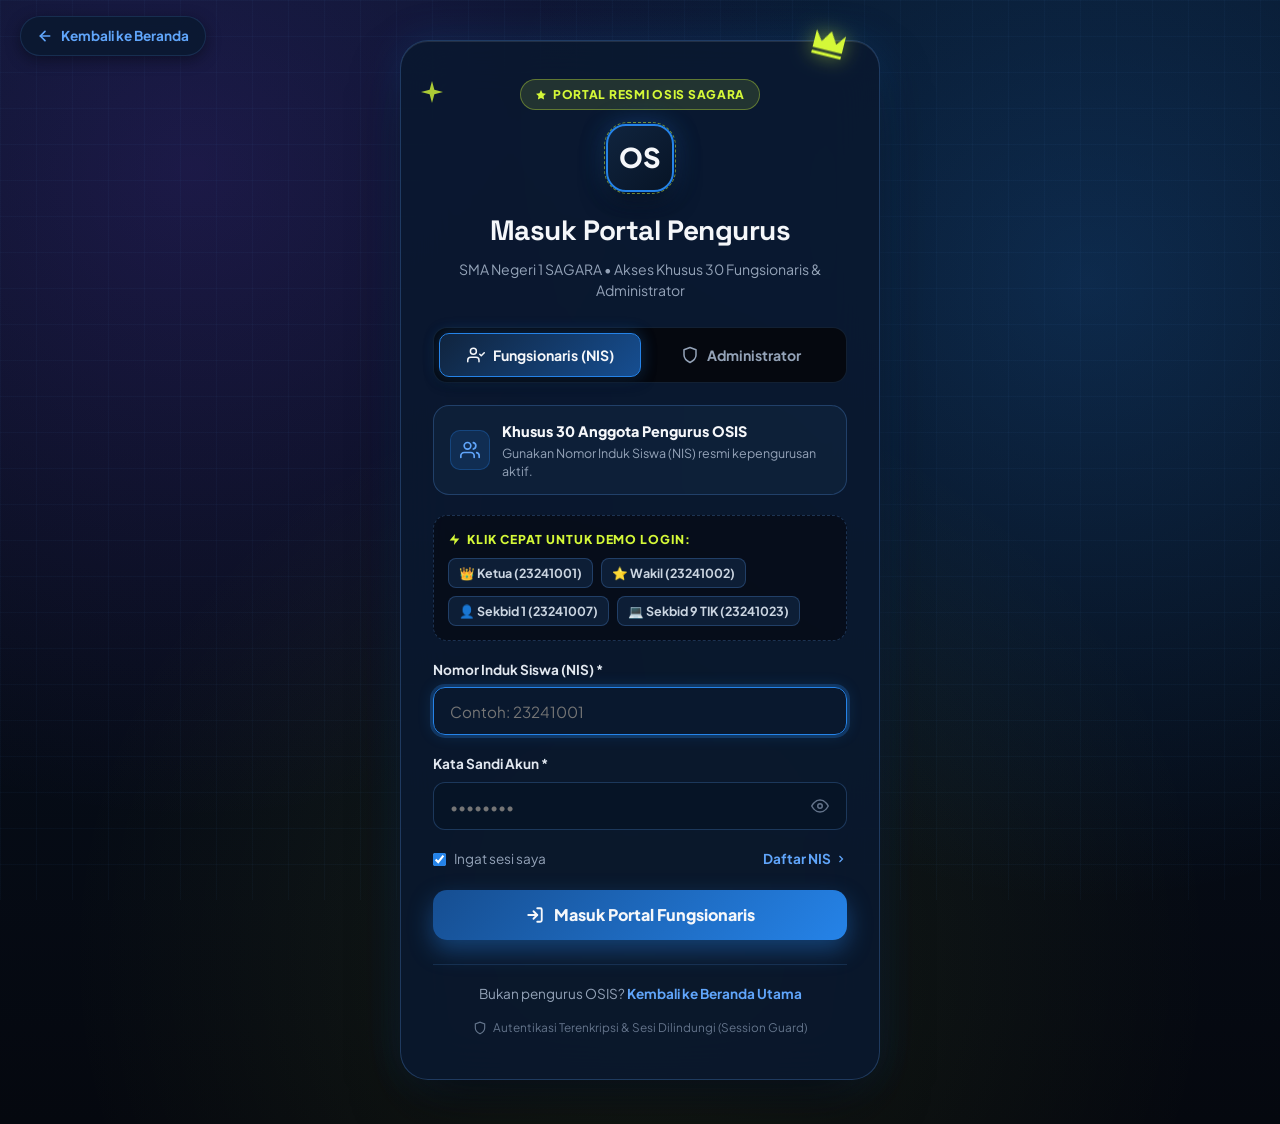
<file: admin/index.html>
<!DOCTYPE html>
<html lang="id">
<head>
  <meta charset="UTF-8">
  <meta name="viewport" content="width=device-width, initial-scale=1.0, viewport-fit=cover">
  <title>Portal Pengurus OSIS - OSSAGA</title>
  <link rel="preconnect" href="https://fonts.googleapis.com">
  <link rel="preconnect" href="https://fonts.gstatic.com" crossorigin>
  <link href="https://fonts.googleapis.com/css2?family=Plus+Jakarta+Sans:wght@400;500;600;700;800&family=Space+Grotesk:wght@500;600;700&display=swap" rel="stylesheet">
  <link rel="stylesheet" href="../style.css">
  <link rel="stylesheet" href="admin.css">
</head>
<body class="admin-body">

  <!-- ================= SIDEBAR ================= -->
  <aside class="admin-sidebar">
    <div class="sidebar-header">
      <div class="sidebar-brand-logo">OS</div>
      <div class="sidebar-brand-text">
        <h2>OSSAGA PANEL</h2>
        <p>OSIS SMA Negeri 1 SAGARA</p>
      </div>
    </div>

    <ul class="sidebar-menu">
      <li class="menu-category">Menu Utama</li>
      <li class="sidebar-item active">
        <a href="#overview" data-tab="overview">
          <svg class="icon-svg" viewBox="0 0 24 24"><rect x="3" y="3" width="7" height="9" rx="1"/><rect x="14" y="3" width="7" height="5" rx="1"/><rect x="14" y="12" width="7" height="9" rx="1"/><rect x="3" y="16" width="7" height="5" rx="1"/></svg>
          Ringkasan Dashboard
        </a>
      </li>

      <li class="menu-category">Khusus Internal Pengurus</li>
      <li class="sidebar-item">
        <a href="#kta" data-tab="kta">
          <svg class="icon-svg" viewBox="0 0 24 24"><rect x="2" y="4" width="20" height="16" rx="2"/><line x1="2" y1="10" x2="22" y2="10"/><circle cx="7" cy="15" r="1.5"/></svg>
          KTA Digital OSIS
        </a>
      </li>
      <li class="sidebar-item">
        <a href="#notulensi" data-tab="notulensi">
          <svg class="icon-svg" viewBox="0 0 24 24"><path d="M14 2H6a2 2 0 0 0-2 2v16a2 2 0 0 0 2 2h12a2 2 0 0 0 2-2V8z"/><polyline points="14 2 14 8 20 8"/><line x1="16" y1="13" x2="8" y2="13"/><line x1="16" y1="17" x2="8" y2="17"/><polyline points="10 9 9 9 8 9"/></svg>
          Notulensi Rapat Internal
        </a>
      </li>
      <li class="sidebar-item">
        <a href="#presensi" data-tab="presensi">
          <svg class="icon-svg" viewBox="0 0 24 24"><path d="M9 11l3 3L22 4"/><path d="M21 12v7a2 2 0 0 1-2 2H5a2 2 0 0 1-2-2V5a2 2 0 0 1 2-2h11"/></svg>
          Agenda & Absensi 30 Fungsionaris
        </a>
      </li>

      <li class="menu-category admin-only">Manajemen Organisasi</li>
      <li class="sidebar-item admin-only">
        <a href="#anggota" data-tab="anggota">
          <svg class="icon-svg" viewBox="0 0 24 24"><path d="M17 21v-2a4 4 0 0 0-4-4H5a4 4 0 0 0-4 4v2"/><circle cx="9" cy="7" r="4"/><path d="M23 21v-2a4 4 0 0 0-3-3.87"/><path d="M16 3.13a4 4 0 0 1 0 7.75"/></svg>
          Data 30 Fungsionaris (NIS)
        </a>
      </li>
      <li class="sidebar-item admin-only">
        <a href="#proker" data-tab="proker">
          <svg class="icon-svg" viewBox="0 0 24 24"><circle cx="12" cy="12" r="10"/><circle cx="12" cy="12" r="6"/><circle cx="12" cy="12" r="2"/></svg>
          Program Kerja (Proker)
        </a>
      </li>
      <li class="sidebar-item admin-only">
        <a href="#berita" data-tab="berita">
          <svg class="icon-svg" viewBox="0 0 24 24"><path d="M19 20H5a2 2 0 0 1-2-2V6a2 2 0 0 1 2-2h10a2 2 0 0 1 2 2v1m4 13a2 2 0 0 1-2-2V7m2 13a2 2 0 0 0 2-2V9a2 2 0 0 0-2-2h-2m-4-3H9"/><line x1="7" y1="9" x2="11" y2="9"/><line x1="7" y1="13" x2="15" y2="13"/><line x1="7" y1="17" x2="15" y2="17"/></svg>
          Publikasi Warta
        </a>
      </li>
      <li class="sidebar-item admin-only">
        <a href="#agenda" data-tab="agenda">
          <svg class="icon-svg" viewBox="0 0 24 24"><rect x="3" y="4" width="18" height="18" rx="2" ry="2"/><line x1="16" y1="2" x2="16" y2="6"/><line x1="8" y1="2" x2="8" y2="6"/><line x1="3" y1="10" x2="21" y2="10"/></svg>
          Kelola Agenda
        </a>
      </li>
      <li class="sidebar-item admin-only">
        <a href="#galeri-admin" data-tab="galeri-admin">
          <svg class="icon-svg" viewBox="0 0 24 24"><rect x="3" y="3" width="18" height="18" rx="2" ry="2"/><circle cx="8.5" cy="8.5" r="1.5"/><polyline points="21 15 16 10 5 21"/></svg>
          Manajemen Galeri
        </a>
      </li>
      <li class="sidebar-item admin-only">
        <a href="#aspirasi" data-tab="aspirasi">
          <svg class="icon-svg" viewBox="0 0 24 24"><path d="M21 15a2 2 0 0 1-2 2H7l-4 4V5a2 2 0 0 1 2-2h14a2 2 0 0 1 2 2z"/></svg>
          Kotak Aspirasi & Pesan
        </a>
      </li>

      <li class="menu-category superadmin-only">Super Administrator</li>
      <li class="sidebar-item superadmin-only">
        <a href="#pengaturan" data-tab="pengaturan">
          <svg class="icon-svg" viewBox="0 0 24 24"><circle cx="12" cy="12" r="3"/><path d="M19.4 15a1.65 1.65 0 0 0 .33 1.82l.06.06a2 2 0 0 1 0 2.83 2 2 0 0 1-2.83 0l-.06-.06a1.65 1.65 0 0 0-1.82-.33 1.65 1.65 0 0 0-1 1.51V21a2 2 0 0 1-2 2 2 2 0 0 1-2-2v-.09A1.65 1.65 0 0 0 9 19.4a1.65 1.65 0 0 0-1.82.33l-.06.06a2 2 0 0 1-2.83 0 2 2 0 0 1 0-2.83l.06-.06a1.65 1.65 0 0 0 .33-1.82 1.65 1.65 0 0 0-1.51-1H3a2 2 0 0 1-2-2 2 2 0 0 1 2-2h.09A1.65 1.65 0 0 0 4.6 9a1.65 1.65 0 0 0-.33-1.82l-.06-.06a2 2 0 0 1 0-2.83 2 2 0 0 1 2.83 0l.06.06a1.65 1.65 0 0 0 1.82.33H9a1.65 1.65 0 0 0 1-1.51V3a2 2 0 0 1 2-2 2 2 0 0 1 2 2v.09a1.65 1.65 0 0 0 1 1.51 1.65 1.65 0 0 0 1.82-.33l.06-.06a2 2 0 0 1 2.83 0 2 2 0 0 1 0 2.83l-.06.06a1.65 1.65 0 0 0-.33 1.82V9a1.65 1.65 0 0 0 1.51 1H21a2 2 0 0 1 2 2 2 2 0 0 1-2 2h-.09a1.65 1.65 0 0 0-1.51 1z"/></svg>
          Database & Pengaturan
        </a>
      </li>
    </ul>

    <div class="sidebar-footer">
      <div style="display: flex; flex-direction: column; gap: 10px;">
        <a href="../index.html" class="btn btn-secondary btn-sm" style="width: 100%; justify-content: flex-start;">
          <svg class="icon-svg" viewBox="0 0 24 24"><circle cx="12" cy="12" r="10"/><line x1="2" y1="12" x2="22" y2="12"/><path d="M12 2a15.3 15.3 0 0 1 4 10 15.3 15.3 0 0 1-4 10 15.3 15.3 0 0 1-4-10 15.3 15.3 0 0 1 4-10z"/></svg>
          Lihat Web Publik
        </a>
        <button onclick="handleLogout()" class="btn btn-sm" style="width: 100%; justify-content: flex-start; background: rgba(239, 68, 68, 0.15); color: #fca5a5; border: 1px solid rgba(239, 68, 68, 0.3);">
          <svg class="icon-svg" viewBox="0 0 24 24"><path d="M9 21H5a2 2 0 0 1-2-2V5a2 2 0 0 1 2-2h4"/><polyline points="16 17 21 12 16 7"/><line x1="21" y1="12" x2="9" y2="12"/></svg>
          Keluar (Logout)
        </button>
      </div>
    </div>
  </aside>
  <!-- Mobile Sidebar Backdrop Overlay -->
  <div id="admin-sidebar-backdrop" class="admin-sidebar-backdrop" onclick="closeSidebarMobile()"></div>

  <!-- ================= MAIN CONTENT ================= -->
  <main class="admin-main">
    <!-- Topbar -->
    <header class="admin-topbar">
      <div class="topbar-left" style="display: flex; align-items: center; gap: 14px;">
        <button id="admin-sidebar-toggle" class="btn btn-secondary btn-sm" style="display: none;">
          <svg class="icon-svg" viewBox="0 0 24 24"><line x1="3" y1="12" x2="21" y2="12"/><line x1="3" y1="6" x2="21" y2="6"/><line x1="3" y1="18" x2="21" y2="18"/></svg>
          Menu
        </button>
        <span id="topbar-role-badge" class="badge badge-primary">Role Akses</span>
      </div>

      <div class="topbar-right">
        <div class="user-profile-badge">
          <img id="topbar-user-avatar" src="https://images.unsplash.com/photo-1534528741775-53994a69daeb?auto=format&fit=crop&w=128&q=80" alt="Avatar" class="user-avatar-sm">
          <div>
            <div id="topbar-user-name" style="font-weight: 800; font-size: 0.88rem; color: var(--white); line-height: 1.1;">Nama Pengguna</div>
            <div id="topbar-user-nis" style="font-size: 0.72rem; color: var(--light-blue);">NIS: -</div>
          </div>
        </div>
      </div>
    </header>

    <!-- Content Wrapper -->
    <div class="admin-content">

      <!-- ================= 1. TAB OVERVIEW ================= -->
      <section id="tab-overview" class="tab-section active">
        <div class="card" style="padding: 28px; margin-bottom: 28px; display: flex; justify-content: space-between; align-items: center; flex-wrap: wrap; gap: 16px;">
          <div>
            <span class="badge badge-primary"><span class="badge-dot"></span> Sistem Pengurus Terpadu</span>
            <h2 style="font-size: 1.6rem; font-weight: 800; color: var(--white); margin: 6px 0 4px 0;">Dashboard Pengurus OSSAGA</h2>
            <p id="dashboard-welcome-text" style="color: var(--text-muted); font-size: 0.94rem;">Memuat sesi pengurus aktif...</p>
          </div>
          <a href="../index.html" class="btn btn-secondary btn-sm">
            <svg class="icon-svg" viewBox="0 0 24 24"><circle cx="12" cy="12" r="10"/><line x1="2" y1="12" x2="22" y2="12"/><path d="M12 2a15.3 15.3 0 0 1 4 10 15.3 15.3 0 0 1-4 10 15.3 15.3 0 0 1-4-10 15.3 15.3 0 0 1 4-10z"/></svg>
            Kunjungi Halaman Publik
          </a>
        </div>

        <!-- Box Presensi Mandiri (Untuk Anggota Login NIS) -->
        <div id="quick-presensi-box" style="display: none; background: linear-gradient(135deg, var(--royal-blue), var(--electric-blue)); color: white; border-radius: var(--radius-lg); padding: 26px; margin-bottom: 28px; box-shadow: var(--glow-electric);">
          <div style="display: flex; justify-content: space-between; align-items: center; flex-wrap: wrap; gap: 16px;">
            <div>
              <div style="font-size: 0.8rem; text-transform: uppercase; letter-spacing: 0.1em; color: var(--light-blue); font-weight: 800;">Presensi Kehadiran Fungsionaris</div>
              <h3 style="font-size: 1.35rem; font-weight: 800; margin-top: 4px;">Rapat Pleno & Kegiatan Pengurus Hari Ini</h3>
              <p style="font-size: 0.9rem; color: #e2e8f0;">Catat kehadiran mandiri terverifikasi menggunakan akun NIS Anda secara resmi.</p>
            </div>
            <div style="display: flex; gap: 10px;">
              <button onclick="submitAbsenMandiri('Hadir')" class="btn btn-secondary btn-sm">
                <svg class="icon-svg" viewBox="0 0 24 24"><path d="M22 11.08V12a10 10 0 1 1-5.93-9.14"/><polyline points="22 4 12 14.01 9 11.01"/></svg>
                Absen Hadir
              </button>
              <button onclick="submitAbsenMandiri('Izin')" class="btn btn-outline btn-sm">
                <svg class="icon-svg" viewBox="0 0 24 24"><path d="M14 2H6a2 2 0 0 0-2 2v16a2 2 0 0 0 2 2h12a2 2 0 0 0 2-2V8z"/><polyline points="14 2 14 8 20 8"/><line x1="16" y1="13" x2="8" y2="13"/><line x1="16" y1="17" x2="8" y2="17"/></svg>
                Kirim Izin
              </button>
            </div>
          </div>
        </div>

        <!-- Statistik Metrik -->
        <div class="stat-grid">
          <div class="stat-card">
            <div>
              <div class="stat-value" id="stat-anggota-count">0 / 30</div>
              <div class="stat-label">Fungsionaris Terdaftar (NIS)</div>
            </div>
            <div class="stat-icon">
              <svg class="icon-svg" viewBox="0 0 24 24" style="width: 26px; height: 26px;"><path d="M17 21v-2a4 4 0 0 0-4-4H5a4 4 0 0 0-4 4v2"/><circle cx="9" cy="7" r="4"/><path d="M23 21v-2a4 4 0 0 0-3-3.87"/><path d="M16 3.13a4 4 0 0 1 0 7.75"/></svg>
            </div>
          </div>

          <div class="stat-card">
            <div>
              <div class="stat-value" id="stat-proker-count">0</div>
              <div class="stat-label">Program Kerja Terjadwal</div>
            </div>
            <div class="stat-icon">
              <svg class="icon-svg" viewBox="0 0 24 24" style="width: 26px; height: 26px;"><circle cx="12" cy="12" r="10"/><circle cx="12" cy="12" r="6"/><circle cx="12" cy="12" r="2"/></svg>
            </div>
          </div>

          <div class="stat-card">
            <div>
              <div class="stat-value" id="stat-berita-count">0</div>
              <div class="stat-label">Warta Diterbitkan</div>
            </div>
            <div class="stat-icon">
              <svg class="icon-svg" viewBox="0 0 24 24" style="width: 26px; height: 26px;"><path d="M19 20H5a2 2 0 0 1-2-2V6a2 2 0 0 1 2-2h10a2 2 0 0 1 2 2v1m4 13a2 2 0 0 1-2-2V7m2 13a2 2 0 0 0 2-2V9a2 2 0 0 0-2-2h-2m-4-3H9"/><line x1="7" y1="9" x2="11" y2="9"/><line x1="7" y1="13" x2="15" y2="13"/><line x1="7" y1="17" x2="15" y2="17"/></svg>
            </div>
          </div>

          <div class="stat-card">
            <div>
              <div class="stat-value" id="stat-aspirasi-count">0</div>
              <div class="stat-label">Aspirasi Siswa Menunggu</div>
            </div>
            <div class="stat-icon">
              <svg class="icon-svg" viewBox="0 0 24 24" style="width: 26px; height: 26px;"><path d="M21 15a2 2 0 0 1-2 2H7l-4 4V5a2 2 0 0 1 2-2h14a2 2 0 0 1 2 2z"/></svg>
            </div>
          </div>
        </div>

        <!-- Daftar Proker Berjalan -->
        <div class="card" style="padding: 26px;">
          <h3 style="font-size: 1.2rem; font-weight: 800; margin-bottom: 18px; color: var(--white);">Program Kerja Prioritas Bulan Ini</h3>
          <div id="overview-proker-list">
            <!-- Rendered by admin.js -->
          </div>
        </div>
      </section>

      <!-- ================= 2. TAB DATA 30 ANGGOTA OSIS ================= -->
      <section id="tab-anggota" class="tab-section">
        <div style="display: flex; justify-content: space-between; align-items: center; margin-bottom: 24px; flex-wrap: wrap; gap: 14px;">
          <div>
            <h2 style="font-size: 1.5rem; font-weight: 800; color: var(--white);">Data 30 Fungsionaris OSIS (Berbasis NIS)</h2>
            <p id="anggota-quota-summary" style="color: var(--text-muted); font-size: 0.9rem;">Kuota sistem: maksimal 30 anggota aktif login NIS.</p>
          </div>
          <div class="admin-only">
            <button onclick="openUserModal(false)" class="btn btn-primary btn-sm">
              <svg class="icon-svg" viewBox="0 0 24 24"><line x1="12" y1="5" x2="12" y2="19"/><line x1="5" y1="12" x2="19" y2="12"/></svg>
              Tambah Anggota Manual
            </button>
          </div>
        </div>

        <div class="table-responsive">
          <table class="admin-table">
            <thead>
              <tr>
                <th>No</th>
                <th>Nama Anggota</th>
                <th>Nomor Induk Siswa (NIS)</th>
                <th>Kelas</th>
                <th>Jabatan / Sekbid</th>
                <th>Kontak WA</th>
                <th>Status</th>
                <th>Aksi</th>
              </tr>
            </thead>
            <tbody id="anggota-table-body">
              <!-- Rendered by admin.js -->
            </tbody>
          </table>
        </div>
      </section>

      <!-- ================= 3. TAB NOTULENSI RAPAT INTERNAL ================= -->
      <section id="tab-notulensi" class="tab-section">
        <div style="display: flex; justify-content: space-between; align-items: center; margin-bottom: 24px; flex-wrap: wrap; gap: 14px;">
          <div>
            <h2 style="font-size: 1.5rem; font-weight: 800; color: var(--white);">Notulensi Rapat Internal OSIS</h2>
            <p style="color: var(--text-muted); font-size: 0.9rem;">Dokumen internal bersifat rahasia dan hanya dapat diakses oleh fungsionaris pengurus.</p>
          </div>
          <div class="admin-only">
            <button onclick="openNotulensiModal(false)" class="btn btn-primary btn-sm">
              <svg class="icon-svg" viewBox="0 0 24 24"><path d="M11 4H4a2 2 0 0 0-2 2v14a2 2 0 0 0 2 2h14a2 2 0 0 0 2-2v-7"/><path d="M18.5 2.5a2.121 2.121 0 0 1 3 3L12 15l-4 1 1-4 9.5-9.5z"/></svg>
              Catat Notulensi Baru
            </button>
          </div>
        </div>

        <div id="notulensi-container">
          <!-- Rendered by admin.js -->
        </div>
      </section>

      <!-- ================= 4. TAB PRESENSI & ABSENSI 30 FUNGSIONARIS ================= -->
      <section id="tab-presensi" class="tab-section">
        <!-- Card Header & Agenda Selector -->
        <div class="presensi-header-card">
          <div class="presensi-header-info">
            <span class="badge badge-primary"><span class="badge-dot"></span> SISTEM PRESENSI RESMI</span>
            <h2 class="presensi-title">Presensi & Absensi 30 Fungsionaris OSIS</h2>
            <p class="presensi-desc">Kelola dan pantau catatan kehadiran ke-30 anggota pengurus pada agenda kegiatan resmi sekolah.</p>
          </div>

          <!-- Agenda Selector Box -->
          <div class="presensi-agenda-box">
            <label class="presensi-select-label" for="presensi-agenda-select">
              <svg width="16" height="16" viewBox="0 0 24 24" fill="none" stroke="currentColor" stroke-width="2"><rect x="3" y="4" width="18" height="18" rx="2" ry="2"/><line x1="16" y1="2" x2="16" y2="6"/><line x1="8" y1="2" x2="8" y2="6"/><line x1="3" y1="10" x2="21" y2="10"/></svg>
              Pilih Agenda Kegiatan:
            </label>
            <select id="presensi-agenda-select" class="form-control presensi-agenda-dropdown" onchange="onPresensiAgendaChange(this.value)">
              <!-- Populated dynamically with all agendas -->
            </select>
            <div id="presensi-agenda-meta" class="presensi-agenda-meta">
              <!-- Shows: Tanggal, Waktu, Lokasi, PIC -->
            </div>
          </div>
        </div>

        <!-- Live Bento KPI Attendance Cards -->
        <div class="presensi-stats-grid">
          <div class="stat-card">
            <div>
              <div class="stat-value text-blue" id="pres-stat-total">30</div>
              <div class="stat-label">Total Fungsionaris</div>
            </div>
            <div class="stat-icon">👥</div>
          </div>
          <div class="stat-card">
            <div>
              <div class="stat-value text-emerald" id="pres-stat-hadir">27</div>
              <div class="stat-label">Hadir Tepat Waktu</div>
            </div>
            <div class="stat-icon" style="color: #10b981;">✓</div>
          </div>
          <div class="stat-card">
            <div>
              <div class="stat-value text-amber" id="pres-stat-izin">2</div>
              <div class="stat-label">Izin Terkonfirmasi</div>
            </div>
            <div class="stat-icon" style="color: #f59e0b;">ℹ</div>
          </div>
          <div class="stat-card">
            <div>
              <div class="stat-value text-cyan" id="pres-stat-sakit">1</div>
              <div class="stat-label">Sakit (Keterangan)</div>
            </div>
            <div class="stat-icon" style="color: #38bdf8;">✚</div>
          </div>
          <div class="stat-card">
            <div>
              <div class="stat-value text-rose" id="pres-stat-alpa">0</div>
              <div class="stat-label">Alpa / Belum Absen</div>
            </div>
            <div class="stat-icon" style="color: #ef4444;">✕</div>
          </div>
          <div class="stat-card stat-card-wide">
            <div style="display: flex; justify-content: space-between; align-items: center; margin-bottom: 8px;">
              <span style="font-size: 0.85rem; font-weight: 700; color: #cbd5e1;">Tingkat Kehadiran Fungsionaris:</span>
              <span id="pres-stat-percent" style="font-size: 1.15rem; font-weight: 800; color: #D4F838;">90%</span>
            </div>
            <div style="height: 10px; background: rgba(5,8,15,0.7); border-radius: 999px; overflow: hidden; border: 1px solid rgba(96,165,250,0.2);">
              <div id="pres-stat-bar" style="width: 90%; height: 100%; background: linear-gradient(90deg, #2583E8, #D4F838); transition: width 0.4s ease;"></div>
            </div>
          </div>
        </div>

        <!-- Attendance Action Toolbar -->
        <div class="presensi-toolbar">
          <div class="toolbar-left">
            <button type="button" onclick="bulkMarkAllHadir()" class="btn btn-primary btn-sm">
              <svg width="15" height="15" viewBox="0 0 24 24" fill="none" stroke="currentColor" stroke-width="2.5"><polyline points="20 6 9 17 4 12"/></svg>
              Tandai Semua Hadir (30 Orang)
            </button>
            <button type="button" onclick="printPresensiReport()" class="btn btn-secondary btn-sm">
              <svg width="15" height="15" viewBox="0 0 24 24" fill="none" stroke="currentColor" stroke-width="2"><polyline points="6 9 6 2 18 2 18 9"/><path d="M6 18H4a2 2 0 0 1-2-2v-5a2 2 0 0 1 2-2h16a2 2 0 0 1 2 2v5a2 2 0 0 1-2 2h-2"/><rect x="6" y="14" width="12" height="8"/></svg>
              Cetak Rekap Presensi
            </button>
          </div>
          <div class="toolbar-right">
            <button type="button" onclick="submitAbsenMandiri('Hadir')" class="btn btn-emerald btn-sm">
              <svg width="15" height="15" viewBox="0 0 24 24" fill="none" stroke="currentColor" stroke-width="2.5"><path d="M12 22s8-4 8-10V5l-8-3-8 3v7c0 6 8 10 8 10z"/></svg>
              Check-in Mandiri Saya
            </button>
          </div>
        </div>

        <!-- 30 Fungsionaris Roster Table -->
        <div class="table-responsive roster-table-container">
          <table class="admin-table presensi-roster-table">
            <thead>
              <tr>
                <th style="width: 45px;">No</th>
                <th>Fungsionaris OSIS</th>
                <th>NIS</th>
                <th>Jabatan / Sekbid</th>
                <th>Waktu Masuk</th>
                <th style="text-align: center; min-width: 270px;">Status Kehadiran</th>
                <th>Keterangan</th>
              </tr>
            </thead>
            <tbody id="presensi-table-body">
              <!-- Rendered dynamically for all 30 members -->
            </tbody>
          </table>
        </div>
      </section>

      <!-- ================= 5. TAB BERITA ================= -->
      <section id="tab-berita" class="tab-section">
        <div style="display: flex; justify-content: space-between; align-items: center; margin-bottom: 24px; flex-wrap: wrap; gap: 14px;">
          <div>
            <h2 style="font-size: 1.5rem; font-weight: 800; color: var(--white);">Manajemen Publikasi Berita & Pengumuman</h2>
            <p style="color: var(--text-muted); font-size: 0.9rem;">Artikel yang diterbitkan langsung tampil di portal terbuka bagi seluruh siswa.</p>
          </div>
          <button onclick="openBeritaModal(false)" class="btn btn-primary btn-sm">
            <svg class="icon-svg" viewBox="0 0 24 24"><line x1="12" y1="5" x2="12" y2="19"/><line x1="5" y1="12" x2="19" y2="12"/></svg>
            Tulis Berita Baru
          </button>
        </div>

        <div class="table-responsive">
          <table class="admin-table">
            <thead>
              <tr>
                <th>No</th>
                <th>Judul Berita</th>
                <th>Kategori</th>
                <th>Tanggal Terbit</th>
                <th>Penulis</th>
                <th>Aksi</th>
              </tr>
            </thead>
            <tbody id="berita-table-body">
              <!-- Rendered by admin.js -->
            </tbody>
          </table>
        </div>
      </section>

      <!-- ================= 6. TAB AGENDA ================= -->
      <section id="tab-agenda" class="tab-section">
        <div style="display: flex; justify-content: space-between; align-items: center; margin-bottom: 24px; flex-wrap: wrap; gap: 14px;">
          <div>
            <h2 style="font-size: 1.5rem; font-weight: 800; color: var(--white);">Manajemen Kalender Agenda & Acara</h2>
            <p style="color: var(--text-muted); font-size: 0.9rem;">Kelola jadwal kegiatan sekolah mendatang.</p>
          </div>
          <button onclick="openAgendaModal(false)" class="btn btn-primary btn-sm">
            <svg class="icon-svg" viewBox="0 0 24 24"><line x1="12" y1="5" x2="12" y2="19"/><line x1="5" y1="12" x2="19" y2="12"/></svg>
            Tambah Agenda Baru
          </button>
        </div>

        <div class="table-responsive">
          <table class="admin-table">
            <thead>
              <tr>
                <th>No</th>
                <th>Nama Agenda</th>
                <th>Tanggal</th>
                <th>Waktu</th>
                <th>Lokasi</th>
                <th>Kategori</th>
                <th>Aksi</th>
              </tr>
            </thead>
            <tbody id="agenda-table-body">
              <!-- Rendered by admin.js -->
            </tbody>
          </table>
        </div>
      </section>

      <!-- ================= 7. TAB PROKER ================= -->
      <section id="tab-proker" class="tab-section">
        <div style="display: flex; justify-content: space-between; align-items: center; margin-bottom: 24px; flex-wrap: wrap; gap: 14px;">
          <div>
            <h2 style="font-size: 1.5rem; font-weight: 800; color: var(--white);">Manajemen Program Kerja (Proker)</h2>
            <p style="color: var(--text-muted); font-size: 0.9rem;">Kelola program kerja per seksi bidang dan persentase capaian.</p>
          </div>
          <button onclick="openProkerModal(false)" class="btn btn-primary btn-sm">
            <svg class="icon-svg" viewBox="0 0 24 24"><line x1="12" y1="5" x2="12" y2="19"/><line x1="5" y1="12" x2="19" y2="12"/></svg>
            Tambah Proker Baru
          </button>
        </div>

        <div class="table-responsive">
          <table class="admin-table">
            <thead>
              <tr>
                <th>No</th>
                <th>Program Kerja</th>
                <th>Sekbid</th>
                <th>Anggaran</th>
                <th>Progress (%)</th>
                <th>Status</th>
                <th>Aksi</th>
              </tr>
            </thead>
            <tbody id="proker-table-body">
              <!-- Rendered by admin.js -->
            </tbody>
          </table>
        </div>
      </section>

      <!-- ================= 8. TAB GALERI ================= -->
      <section id="tab-galeri-admin" class="tab-section">
        <div style="display: flex; justify-content: space-between; align-items: center; margin-bottom: 24px; flex-wrap: wrap; gap: 14px;">
          <div>
            <h2 style="font-size: 1.5rem; font-weight: 800; color: var(--white);">Manajemen Galeri Dokumentasi</h2>
            <p style="color: var(--text-muted); font-size: 0.9rem;">Unggah atau kelola foto kegiatan yang tampil di Lensa OSSAGA.</p>
          </div>
          <button onclick="openGaleriModal(false)" class="btn btn-primary btn-sm">
            <svg class="icon-svg" viewBox="0 0 24 24"><line x1="12" y1="5" x2="12" y2="19"/><line x1="5" y1="12" x2="19" y2="12"/></svg>
            Tambah Foto Galeri
          </button>
        </div>

        <div class="table-responsive">
          <table class="admin-table">
            <thead>
              <tr>
                <th>No</th>
                <th>Pratinjau</th>
                <th>Judul Dokumentasi</th>
                <th>Kategori</th>
                <th>Deskripsi</th>
                <th>Aksi</th>
              </tr>
            </thead>
            <tbody id="galeri-table-body">
              <!-- Rendered by admin.js -->
            </tbody>
          </table>
        </div>
      </section>

      <!-- ================= 9. TAB ASPIRASI ================= -->
      <section id="tab-aspirasi" class="tab-section">
        <div style="margin-bottom: 24px;">
          <h2 style="font-size: 1.5rem; font-weight: 800; color: var(--white);">Kotak Aspirasi & Suara Siswa</h2>
          <p style="color: var(--text-muted); font-size: 0.9rem;">Review aspirasi masuk dari siswa dan berikan tanggapan resmi dari pengurus OSIS.</p>
        </div>

        <div class="table-responsive">
          <table class="admin-table">
            <thead>
              <tr>
                <th>No</th>
                <th>Pengirim & Kelas</th>
                <th>Kategori</th>
                <th>Pesan Aspirasi</th>
                <th>Status</th>
                <th>Tindakan</th>
              </tr>
            </thead>
            <tbody id="aspirasi-table-body">
              <!-- Rendered by admin.js -->
            </tbody>
          </table>
        </div>
      </section>

      <!-- ================= 10. TAB KTA DIGITAL ================= -->
      <section id="tab-kta" class="tab-section">
        <div style="text-align: center; margin-bottom: 30px;">
          <h2 style="font-size: 1.6rem; font-weight: 800; color: var(--white);">Kartu Tanda Anggota (KTA) Digital</h2>
          <p style="color: var(--text-muted); font-size: 0.92rem;">Identitas fungsionaris resmi pengurus OSIS SMA Negeri 1 SAGARA.</p>
        </div>

        <div id="kta-container">
          <!-- Rendered by admin.js -->
        </div>
      </section>

      <!-- ================= 11. TAB PENGATURAN (SUPERADMIN ONLY) ================= -->
      <section id="tab-pengaturan" class="tab-section superadmin-only">
        <div style="margin-bottom: 24px;">
          <h2 style="font-size: 1.5rem; font-weight: 800; color: var(--white);">Pengaturan Sistem & Database</h2>
          <p style="color: var(--text-muted); font-size: 0.9rem;">Hanya dapat diakses oleh 1 Super Administrator untuk kontrol integritas sistem.</p>
        </div>

        <div class="grid-2">
          <!-- Konfigurasi Organisasi -->
          <div class="card" style="padding: 28px;">
            <h3 style="font-size: 1.2rem; font-weight: 800; margin-bottom: 18px; color: var(--white);">Konfigurasi Organisasi</h3>
            <form onsubmit="handleSavePengaturan(event)">
              <div class="form-group">
                <label class="form-label">Nama Sekolah</label>
                <input type="text" id="cfg-sekolah" class="form-control" required>
              </div>
              <div class="form-group">
                <label class="form-label">Nama Organisasi</label>
                <input type="text" id="cfg-organisasi" class="form-control" required>
              </div>
              <div style="display: grid; grid-template-columns: 1fr 1fr; gap: 14px;">
                <div class="form-group">
                  <label class="form-label">Periode</label>
                  <input type="text" id="cfg-periode" class="form-control" required>
                </div>
                <div class="form-group">
                  <label class="form-label">Kuota Maksimal Anggota</label>
                  <input type="number" id="cfg-kuota" class="form-control" value="30" required>
                </div>
              </div>
              <div class="form-group">
                <label class="form-label">Slogan Organisasi</label>
                <input type="text" id="cfg-slogan" class="form-control" required>
              </div>
              <div style="display: grid; grid-template-columns: 1fr 1fr; gap: 14px;">
                <div class="form-group">
                  <label class="form-label">Email Resmi</label>
                  <input type="email" id="cfg-email" class="form-control" required>
                </div>
                <div class="form-group">
                  <label class="form-label">No. Telepon / WA</label>
                  <input type="text" id="cfg-telepon" class="form-control" required>
                </div>
              </div>
              <div class="form-group">
                <label class="form-label">Visi Organisasi</label>
                <textarea id="cfg-visi" class="form-control" rows="3" required></textarea>
              </div>
              <button type="submit" class="btn btn-primary" style="width: 100%;">Simpan Konfigurasi</button>
            </form>
          </div>

          <!-- Pemeliharaan Database -->
          <div class="card" style="padding: 28px;">
            <h3 style="font-size: 1.2rem; font-weight: 800; margin-bottom: 18px; color: var(--white);">Operasi Database</h3>
            
            <div style="margin-bottom: 24px;">
              <h4 style="font-size: 0.96rem; font-weight: 800; color: var(--white); margin-bottom: 6px;">1. Ekspor Cadangan (Backup JSON)</h4>
              <p style="font-size: 0.86rem; color: var(--text-muted); margin-bottom: 12px;">Unduh seluruh data (fungsionaris, proker, berita, notulensi, aspirasi) dalam format file JSON.</p>
              <button onclick="handleExportDatabase()" class="btn btn-secondary btn-sm">
                <svg class="icon-svg" viewBox="0 0 24 24"><path d="M21 15v4a2 2 0 0 1-2 2H5a2 2 0 0 1-2-2v-4"/><polyline points="7 10 12 15 17 10"/><line x1="12" y1="15" x2="12" y2="3"/></svg>
                Ekspor Database JSON
              </button>
            </div>

            <div style="margin-bottom: 24px; border-top: 1px solid var(--border-subtle); padding-top: 20px;">
              <h4 style="font-size: 0.96rem; font-weight: 800; color: var(--white); margin-bottom: 6px;">2. Pulihkan Cadangan (Restore)</h4>
              <p style="font-size: 0.86rem; color: var(--text-muted); margin-bottom: 12px;">Pilih file JSON cadangan untuk memulihkan seluruh basis data.</p>
              <input type="file" id="import-json-file" accept=".json" onchange="handleImportDatabase(event)" style="font-size: 0.85rem; color: var(--text-muted);">
            </div>

            <div style="border-top: 1px solid rgba(239, 68, 68, 0.3); padding-top: 20px; background: rgba(239, 68, 68, 0.08); padding: 18px; border-radius: 12px;">
              <h4 style="font-size: 0.96rem; font-weight: 800; color: #fca5a5; margin-bottom: 6px;">3. Reset ke Data Bawaan Pabrik</h4>
              <p style="font-size: 0.84rem; color: #fca5a5; margin-bottom: 12px; line-height: 1.5;">Kembalikan seluruh basis data ke kondisi awal sistem (1 Superadmin, Pengurus Bawaan, dan kuota 30 fungsionaris).</p>
              <button onclick="handleResetDatabase()" class="btn btn-sm" style="background: #ef4444; color: white; border: none;">
                <svg class="icon-svg" viewBox="0 0 24 24"><path d="M10.29 3.86L1.82 18a2 2 0 0 0 1.71 3h16.94a2 2 0 0 0 1.71-3L13.71 3.86a2 2 0 0 0-3.42 0z"/><line x1="12" y1="9" x2="12" y2="13"/><line x1="12" y1="17" x2="12.01" y2="17"/></svg>
                Reset Database Sekarang
              </button>
            </div>
          </div>
        </div>
      </section>

    </div>
  </main>

  <!-- ================= MODAL ADMIN CRUD ================= -->
  <div class="modal-overlay" id="admin-modal">
    <div class="modal-content">
      <div class="modal-header">
        <h3 class="modal-title" id="admin-modal-title">Form Data</h3>
        <button class="modal-close" onclick="closeAdminModal()">&times;</button>
      </div>
      <div class="modal-body" id="admin-modal-body">
        <!-- Konten form dinamis oleh admin.js -->
      </div>
    </div>
  </div>

  <div id="toast-container"></div>

  <!-- Scripts -->
  <script src="../db.js"></script>
  <script src="../app.js"></script>
  <script src="admin.js"></script>
</body>
</html>
</file>
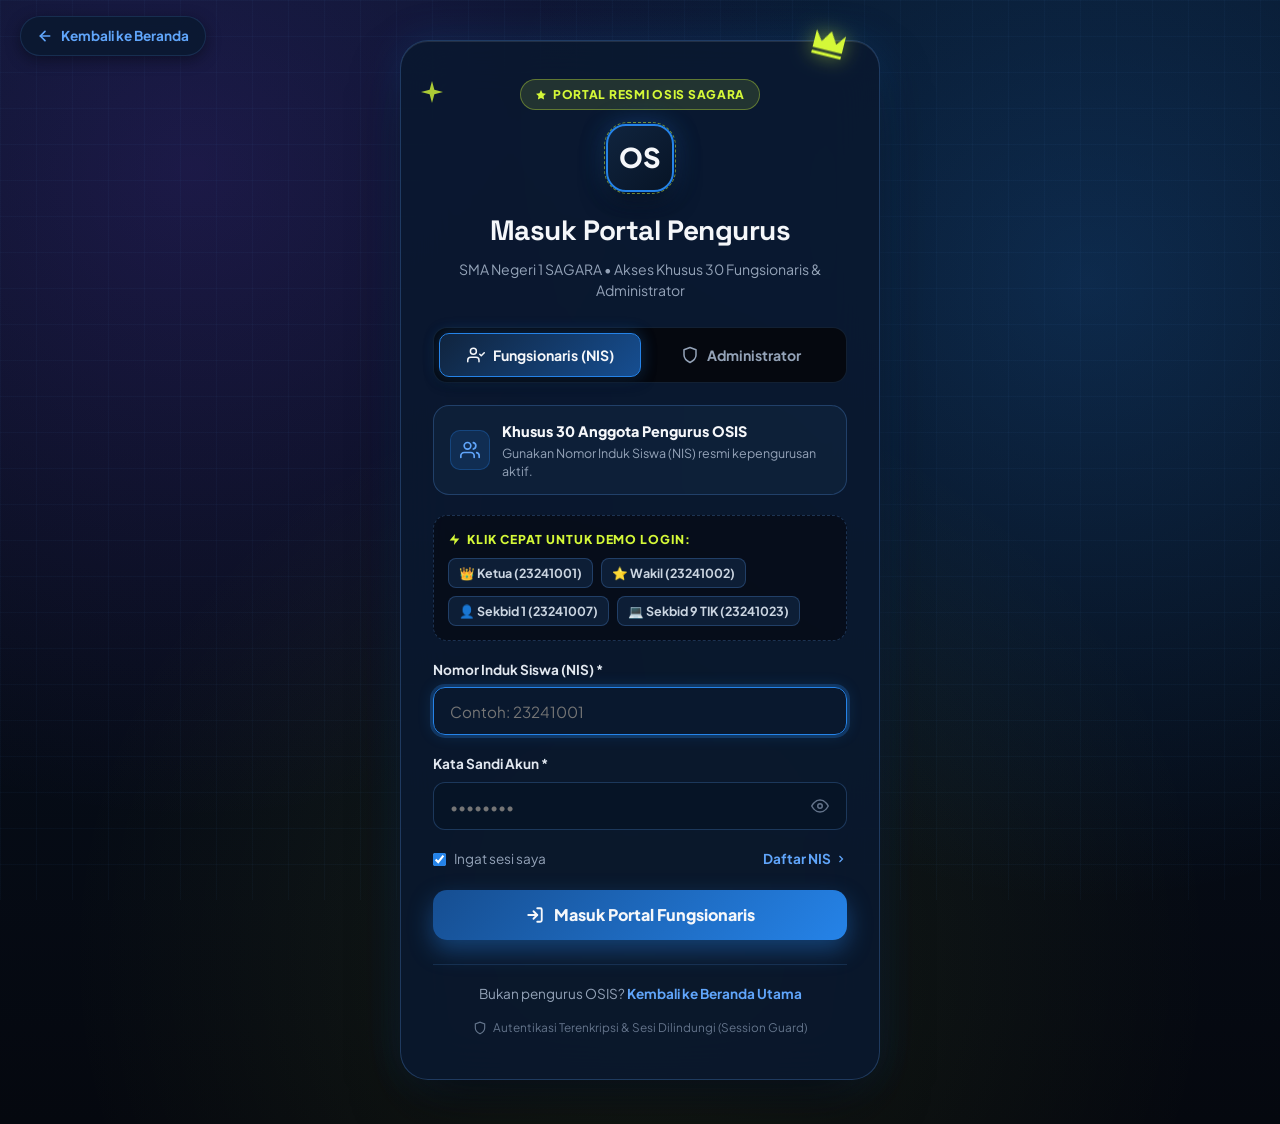
<file: auth/login.html>
<!DOCTYPE html>
<html lang="id">
<head>
  <meta charset="UTF-8">
  <meta name="viewport" content="width=device-width, initial-scale=1.0, viewport-fit=cover">
  <title>Login Portal Pengurus OSIS - OSSAGA</title>
  <link rel="preconnect" href="https://fonts.googleapis.com">
  <link rel="preconnect" href="https://fonts.gstatic.com" crossorigin>
  <link href="https://fonts.googleapis.com/css2?family=Plus+Jakarta+Sans:wght@400;500;600;700;800;900&family=Space+Grotesk:wght@500;600;700;800&display=swap" rel="stylesheet">
  <link rel="stylesheet" href="../style.css">
  <link rel="stylesheet" href="auth.css">
</head>
<body class="auth-body">

  <!-- Tombol Kembali ke Beranda Publik -->
  <div class="auth-back-nav">
    <a href="../index.html" class="auth-back-btn">
      <svg width="16" height="16" viewBox="0 0 24 24" fill="none" stroke="currentColor" stroke-width="2.5" stroke-linecap="round" stroke-linejoin="round"><line x1="19" y1="12" x2="5" y2="12"></line><polyline points="12 19 5 12 12 5"></polyline></svg>
      <span>Kembali ke Beranda</span>
    </a>
  </div>

  <div class="auth-container">
    <!-- Dikshant Style Floating Doodles -->
    <svg class="auth-doodle-crown" viewBox="0 0 24 24" fill="currentColor">
      <path d="M2 19h20v2H2v-2zM2 5l5 7 5-8 5 8 5-7v12H2V5z"/>
    </svg>
    <svg class="auth-doodle-sparkle" viewBox="0 0 24 24" fill="currentColor">
      <path d="M12 0L14.59 9.41L24 12L14.59 14.59L12 24L9.41 14.59L0 12L9.41 9.41L12 0Z"/>
    </svg>

    <div class="auth-header">
      <div class="auth-pill-tag">
        <svg width="12" height="12" viewBox="0 0 24 24" fill="currentColor"><path d="M12 2l3.09 6.26L22 9.27l-5 4.87 1.18 6.88L12 17.77l-6.18 3.25L7 14.14 2 9.27l6.91-1.01L12 2z"/></svg>
        PORTAL RESMI OSIS SAGARA
      </div>
      <div class="auth-logo-badge">OS</div>
      <h1 class="auth-title">Masuk Portal Pengurus</h1>
      <p class="auth-subtitle">SMA Negeri 1 SAGARA • Akses Khusus 30 Fungsionaris & Administrator</p>
    </div>

    <!-- Dual Tab Selector -->
    <div class="auth-tabs">
      <button type="button" class="auth-tab-btn active" id="tab-anggota-btn" onclick="switchTab('anggota')">
        <svg width="18" height="18" viewBox="0 0 24 24" fill="none" stroke="currentColor" stroke-width="2" stroke-linecap="round" stroke-linejoin="round"><path d="M16 21v-2a4 4 0 0 0-4-4H5a4 4 0 0 0-4 4v2"/><circle cx="8.5" cy="7" r="4"/><polyline points="17 11 19 13 23 9"/></svg>
        Fungsionaris (NIS)
      </button>
      <button type="button" class="auth-tab-btn" id="tab-admin-btn" onclick="switchTab('admin')">
        <svg width="18" height="18" viewBox="0 0 24 24" fill="none" stroke="currentColor" stroke-width="2" stroke-linecap="round" stroke-linejoin="round"><path d="M12 22s8-4 8-10V5l-8-3-8 3v7c0 6 8 10 8 10z"/></svg>
        Administrator
      </button>
    </div>

    <!-- 1. FORM LOGIN FUNGSIONARIS (NIS) -->
    <form id="form-login-anggota" onsubmit="handleLoginAnggota(event)">
      <div class="quota-banner">
        <div class="quota-banner-icon">
          <svg width="20" height="20" viewBox="0 0 24 24" fill="none" stroke="currentColor" stroke-width="2" stroke-linecap="round" stroke-linejoin="round"><path d="M17 21v-2a4 4 0 0 0-4-4H5a4 4 0 0 0-4 4v2"/><circle cx="9" cy="7" r="4"/><path d="M23 21v-2a4 4 0 0 0-3-3.87"/><path d="M16 3.13a4 4 0 0 1 0 7.75"/></svg>
        </div>
        <div>
          <div class="quota-banner-title">Khusus 30 Anggota Pengurus OSIS</div>
          <div class="quota-banner-desc">Gunakan Nomor Induk Siswa (NIS) resmi kepengurusan aktif.</div>
        </div>
      </div>

      <!-- Quick Demo Badges Fungsionaris -->
      <div class="demo-accounts-section">
        <div class="demo-title">
          <svg width="13" height="13" viewBox="0 0 24 24" fill="currentColor"><polygon points="13 2 3 14 12 14 11 22 21 10 12 10 13 2"/></svg>
          KLIK CEPAT UNTUK DEMO LOGIN:
        </div>
        <div class="demo-pills">
          <button type="button" class="demo-pill-btn" onclick="fillDemo('23241001', 'admin123', 'Ketua')">
            👑 Ketua (23241001)
          </button>
          <button type="button" class="demo-pill-btn" onclick="fillDemo('23241002', 'admin123', 'Wakil')">
            ⭐ Wakil (23241002)
          </button>
          <button type="button" class="demo-pill-btn" onclick="fillDemo('23241007', 'anggota123', 'Sekbid 1')">
            👤 Sekbid 1 (23241007)
          </button>
          <button type="button" class="demo-pill-btn" onclick="fillDemo('23241023', 'anggota123', 'Sekbid 9')">
            💻 Sekbid 9 TIK (23241023)
          </button>
        </div>
      </div>

      <div class="form-group">
        <label class="form-label" for="nis-input">Nomor Induk Siswa (NIS) *</label>
        <input type="text" id="nis-input" class="form-control" placeholder="Contoh: 23241001" required autofocus autocomplete="username">
      </div>

      <div class="form-group">
        <label class="form-label" for="nis-password">Kata Sandi Akun *</label>
        <div class="input-with-icon">
          <input type="password" id="nis-password" class="form-control" placeholder="••••••••" required autocomplete="current-password">
          <button type="button" class="input-icon-btn" onclick="togglePassword('nis-password', this)" title="Lihat Kata Sandi">
            <svg width="18" height="18" viewBox="0 0 24 24" fill="none" stroke="currentColor" stroke-width="2" stroke-linecap="round" stroke-linejoin="round"><path d="M1 12s4-8 11-8 11 8 11 8-4 8-11 8-11-8-11-8z"/><circle cx="12" cy="12" r="3"/></svg>
          </button>
        </div>
      </div>

      <div style="display: flex; justify-content: space-between; align-items: center; margin-bottom: 20px; font-size: 0.85rem;">
        <label style="display: flex; align-items: center; gap: 8px; cursor: pointer; color: var(--text-muted);">
          <input type="checkbox" id="remember-me" checked style="accent-color: var(--electric-blue);"> Ingat sesi saya
        </label>
        <a href="register.html" style="color: var(--light-blue); font-weight: 700; display: inline-flex; align-items: center; gap: 4px;">
          Daftar NIS
          <svg width="12" height="12" viewBox="0 0 24 24" fill="none" stroke="currentColor" stroke-width="2.5"><polyline points="9 18 15 12 9 6"/></svg>
        </a>
      </div>

      <button type="submit" class="btn-auth-submit">
        <svg width="18" height="18" viewBox="0 0 24 24" fill="none" stroke="currentColor" stroke-width="2.5" stroke-linecap="round" stroke-linejoin="round"><path d="M15 3h4a2 2 0 0 1 2 2v14a2 2 0 0 1-2 2h-4"/><polyline points="10 17 15 12 10 7"/><line x1="15" y1="12" x2="3" y2="12"/></svg>
        Masuk Portal Fungsionaris
      </button>
    </form>

    <!-- 2. FORM LOGIN SUPERADMIN & PEMBINA -->
    <form id="form-login-admin" style="display: none;" onsubmit="handleLoginAdmin(event)">
      <div class="quota-banner">
        <div class="quota-banner-icon">
          <svg width="20" height="20" viewBox="0 0 24 24" fill="none" stroke="currentColor" stroke-width="2" stroke-linecap="round" stroke-linejoin="round"><path d="M12 22s8-4 8-10V5l-8-3-8 3v7c0 6 8 10 8 10z"/></svg>
        </div>
        <div>
          <div class="quota-banner-title">Panel Pimpinan & Super Administrator</div>
          <div class="quota-banner-desc">Akses autentikasi berwenang penuh manajemen sistem OSIS.</div>
        </div>
      </div>

      <!-- Quick Demo Badges Admin -->
      <div class="demo-accounts-section">
        <div class="demo-title">
          <svg width="13" height="13" viewBox="0 0 24 24" fill="currentColor"><polygon points="13 2 3 14 12 14 11 22 21 10 12 10 13 2"/></svg>
          KLIK CEPAT UNTUK DEMO ADMIN:
        </div>
        <div class="demo-pills">
          <button type="button" class="demo-pill-btn" onclick="fillAdminDemo('superadmin', 'superadmin123')">
            🛡️ Super Administrator
          </button>
          <button type="button" class="demo-pill-btn" onclick="fillAdminDemo('pembina', 'admin123')">
            🎓 Pembina OSIS
          </button>
        </div>
      </div>

      <div class="form-group">
        <label class="form-label" for="admin-identifier">Username / Email Administrator *</label>
        <input type="text" id="admin-identifier" class="form-control" placeholder="superadmin / pembina" required autocomplete="username">
      </div>

      <div class="form-group">
        <label class="form-label" for="admin-password">Kata Sandi Administrator *</label>
        <div class="input-with-icon">
          <input type="password" id="admin-password" class="form-control" placeholder="••••••••" required autocomplete="current-password">
          <button type="button" class="input-icon-btn" onclick="togglePassword('admin-password', this)" title="Lihat Kata Sandi">
            <svg width="18" height="18" viewBox="0 0 24 24" fill="none" stroke="currentColor" stroke-width="2" stroke-linecap="round" stroke-linejoin="round"><path d="M1 12s4-8 11-8 11 8 11 8-4 8-11 8-11-8-11-8z"/><circle cx="12" cy="12" r="3"/></svg>
          </button>
        </div>
      </div>

      <button type="submit" class="btn-auth-submit">
        <svg width="18" height="18" viewBox="0 0 24 24" fill="none" stroke="currentColor" stroke-width="2.5" stroke-linecap="round" stroke-linejoin="round"><rect x="3" y="11" width="18" height="11" rx="2" ry="2"/><path d="M7 11V7a5 5 0 0 1 10 0v4"/></svg>
        Otentikasi Administrator
      </button>
    </form>

    <div class="auth-footer">
      <div>Bukan pengurus OSIS? <a href="../index.html">Kembali ke Beranda Utama</a></div>
      <div class="security-badge">
        <svg width="14" height="14" viewBox="0 0 24 24" fill="none" stroke="currentColor" stroke-width="2"><path d="M12 22s8-4 8-10V5l-8-3-8 3v7c0 6 8 10 8 10z"/></svg>
        Autentikasi Terenkripsi & Sesi Dilindungi (Session Guard)
      </div>
    </div>
  </div>

  <div id="toast-container"></div>

  <!-- Scripts -->
  <script src="../db.js"></script>
  <script>
    function switchTab(type) {
      const tabAnggota = document.getElementById('tab-anggota-btn');
      const tabAdmin = document.getElementById('tab-admin-btn');
      const formAnggota = document.getElementById('form-login-anggota');
      const formAdmin = document.getElementById('form-login-admin');

      if (type === 'anggota') {
        tabAnggota.classList.add('active');
        tabAdmin.classList.remove('active');
        formAnggota.style.display = 'block';
        formAdmin.style.display = 'none';
        document.getElementById('nis-input').focus();
      } else {
        tabAdmin.classList.add('active');
        tabAnggota.classList.remove('active');
        formAdmin.style.display = 'block';
        formAnggota.style.display = 'none';
        document.getElementById('admin-identifier').focus();
      }
    }

    // Quick Fill Demo Fungsionaris
    function fillDemo(nis, pwd, label) {
      const nisInput = document.getElementById('nis-input');
      const pwdInput = document.getElementById('nis-password');
      nisInput.value = nis;
      pwdInput.value = pwd;
      showToast(`Mengisi akun demo: ${label} (NIS: ${nis})`, 'success');
    }

    // Quick Fill Demo Admin
    function fillAdminDemo(user, pwd) {
      const idInput = document.getElementById('admin-identifier');
      const pwdInput = document.getElementById('admin-password');
      idInput.value = user;
      pwdInput.value = pwd;
      showToast(`Mengisi akun demo: ${user}`, 'success');
    }

    // Password Visibility Toggle
    function togglePassword(inputId, btn) {
      const input = document.getElementById(inputId);
      if (input.type === 'password') {
        input.type = 'text';
        btn.innerHTML = `<svg width="18" height="18" viewBox="0 0 24 24" fill="none" stroke="currentColor" stroke-width="2" stroke-linecap="round" stroke-linejoin="round"><path d="M17.94 17.94A10.07 10.07 0 0 1 12 20c-7 0-11-8-11-8a18.45 18.45 0 0 1 5.06-5.94M9.9 4.24A9.12 9.12 0 0 1 12 4c7 0 11 8 11 8a18.5 18.5 0 0 1-2.16 3.19m-6.72-1.07a3 3 0 1 1-4.24-4.24"/><line x1="1" y1="1" x2="23" y2="23"/></svg>`;
      } else {
        input.type = 'password';
        btn.innerHTML = `<svg width="18" height="18" viewBox="0 0 24 24" fill="none" stroke="currentColor" stroke-width="2" stroke-linecap="round" stroke-linejoin="round"><path d="M1 12s4-8 11-8 11 8 11 8-4 8-11 8-11-8-11-8z"/><circle cx="12" cy="12" r="3"/></svg>`;
      }
    }

    // Handler Login Anggota (NIS)
    function handleLoginAnggota(e) {
      e.preventDefault();
      const nis = document.getElementById('nis-input').value.trim();
      const pwd = document.getElementById('nis-password').value;

      if (!nis || !pwd) {
        showToast('NIS dan kata sandi wajib diisi!', 'error');
        return;
      }

      // Verifikasi Autentikasi via Database Engine
      const res = OssagaDB.login(nis, pwd);
      if (res.success) {
        showToast(`Selamat datang, ${res.user.nama}! Mengalihkan ke dashboard...`, 'success');
        setTimeout(() => {
          window.location.href = '../admin/index.html';
        }, 600);
      } else {
        showToast(res.message, 'error');
      }
    }

    // Handler Login Admin
    function handleLoginAdmin(e) {
      e.preventDefault();
      const id = document.getElementById('admin-identifier').value.trim();
      const pwd = document.getElementById('admin-password').value;

      if (!id || !pwd) {
        showToast('Username dan kata sandi administrator wajib diisi!', 'error');
        return;
      }

      const res = OssagaDB.login(id, pwd);
      if (res.success) {
        showToast(`Selamat datang, ${res.user.nama}! Mengalihkan ke dashboard...`, 'success');
        setTimeout(() => {
          window.location.href = '../admin/index.html';
        }, 600);
      } else {
        showToast(res.message, 'error');
      }
    }

    function showToast(message, type = 'success') {
      let container = document.getElementById('toast-container');
      if (!container) {
        container = document.createElement('div');
        container.id = 'toast-container';
        document.body.appendChild(container);
      }

      const toast = document.createElement('div');
      toast.className = `toast toast-${type}`;
      let icon = (type === 'success') ? '✓' : '✕';
      toast.innerHTML = `
        <span style="font-weight: 800; font-size: 1.1rem; color: ${type === 'success' ? '#10b981' : '#ef4444'};">${icon}</span>
        <span style="flex-grow: 1;">${message}</span>
      `;
      container.appendChild(toast);
      setTimeout(() => {
        toast.style.opacity = '0';
        toast.style.transform = 'translateY(-10px)';
        setTimeout(() => toast.remove(), 300);
      }, 3500);
    }
  </script>
</body>
</html>
</file>
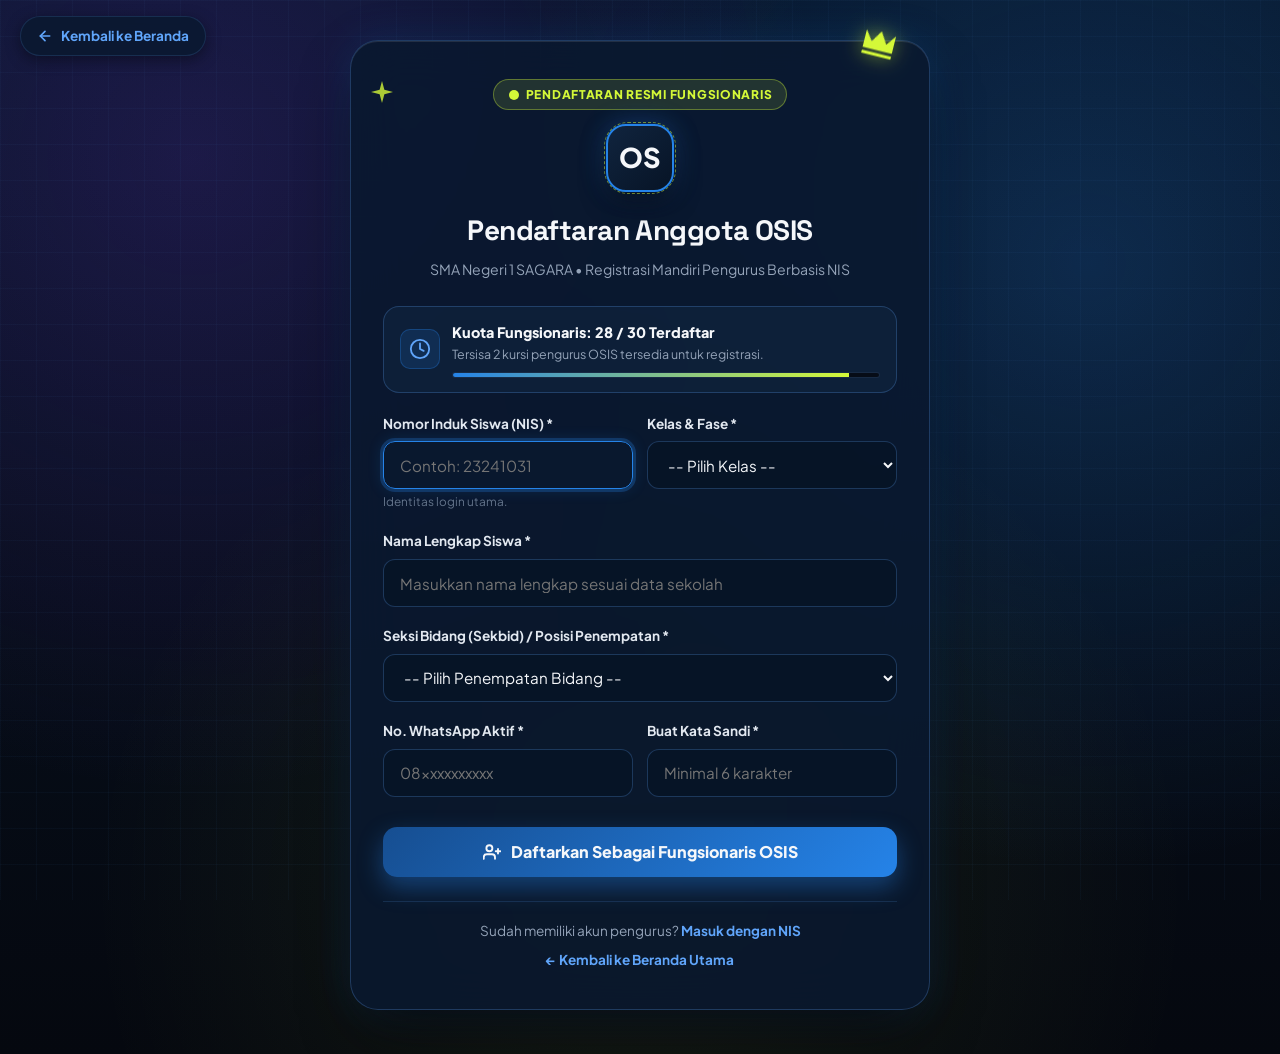
<file: auth/register.html>
<!DOCTYPE html>
<html lang="id">
<head>
  <meta charset="UTF-8">
  <meta name="viewport" content="width=device-width, initial-scale=1.0, viewport-fit=cover">
  <title>Pendaftaran Mandiri Anggota OSIS - OSSAGA</title>
  <link rel="preconnect" href="https://fonts.googleapis.com">
  <link rel="preconnect" href="https://fonts.gstatic.com" crossorigin>
  <link href="https://fonts.googleapis.com/css2?family=Plus+Jakarta+Sans:wght@400;500;600;700;800;900&family=Space+Grotesk:wght@500;600;700;800&display=swap" rel="stylesheet">
  <link rel="stylesheet" href="../style.css">
  <link rel="stylesheet" href="auth.css">
</head>
<body class="auth-body">

  <!-- Tombol Kembali ke Beranda Publik -->
  <div class="auth-back-nav">
    <a href="../index.html" class="auth-back-btn">
      <svg width="16" height="16" viewBox="0 0 24 24" fill="none" stroke="currentColor" stroke-width="2.5" stroke-linecap="round" stroke-linejoin="round"><line x1="19" y1="12" x2="5" y2="12"></line><polyline points="12 19 5 12 12 5"></polyline></svg>
      <span>Kembali ke Beranda</span>
    </a>
  </div>

  <div class="auth-container" style="max-width: 580px;">
    <!-- Dikshant Style Floating Doodles -->
    <svg class="auth-doodle-crown" viewBox="0 0 24 24" fill="currentColor">
      <path d="M2 19h20v2H2v-2zM2 5l5 7 5-8 5 8 5-7v12H2V5z"/>
    </svg>
    <svg class="auth-doodle-sparkle" viewBox="0 0 24 24" fill="currentColor">
      <path d="M12 0L14.59 9.41L24 12L14.59 14.59L12 24L9.41 14.59L0 12L9.41 9.41L12 0Z"/>
    </svg>

    <div class="auth-header">
      <div class="auth-pill-tag">
        <svg width="12" height="12" viewBox="0 0 24 24" fill="currentColor"><circle cx="12" cy="12" r="10"/></svg>
        PENDAFTARAN RESMI FUNGSIONARIS
      </div>
      <div class="auth-logo-badge">OS</div>
      <h1 class="auth-title">Pendaftaran Anggota OSIS</h1>
      <p class="auth-subtitle">SMA Negeri 1 SAGARA • Registrasi Mandiri Pengurus Berbasis NIS</p>
    </div>

    <!-- Banner Kuota 30 Orang -->
    <div class="quota-banner" id="register-quota-banner">
      <div class="quota-banner-icon">
        <svg width="22" height="22" viewBox="0 0 24 24" fill="none" stroke="currentColor" stroke-width="2" stroke-linecap="round" stroke-linejoin="round"><circle cx="12" cy="12" r="10"/><polyline points="12 6 12 12 16 14"/></svg>
      </div>
      <div style="flex-grow: 1;">
        <div class="quota-banner-title" id="reg-quota-title">Kuota Maksimal 30 Anggota Pengurus</div>
        <div class="quota-banner-desc" id="reg-quota-desc">Memeriksa ketersediaan kuota pendaftaran...</div>
        <div style="margin-top: 8px; height: 6px; background: rgba(5, 8, 15, 0.8); border-radius: 999px; overflow: hidden; border: 1px solid rgba(96, 165, 250, 0.2);">
          <div id="reg-quota-bar" style="width: 20%; height: 100%; background: linear-gradient(90deg, #2583E8, #D4F838); transition: width 0.4s ease;"></div>
        </div>
      </div>
    </div>

    <!-- Alert Kuota Penuh (jika sudah 30) -->
    <div id="quota-full-alert" style="display: none; background: rgba(239, 68, 68, 0.15); border: 1px solid rgba(239, 68, 68, 0.4); color: #fca5a5; padding: 20px; border-radius: 16px; margin-bottom: 24px; text-align: center;">
      <h4 style="font-weight: 800; margin-bottom: 6px; font-size: 1.1rem; color: #fff; display: flex; align-items: center; justify-content: center; gap: 8px;">
        <svg width="20" height="20" viewBox="0 0 24 24" fill="none" stroke="#ef4444" stroke-width="2"><circle cx="12" cy="12" r="10"/><line x1="12" y1="8" x2="12" y2="12"/><line x1="12" y1="16" x2="12.01" y2="16"/></svg>
        Kuota 30 Fungsionaris Telah Terpenuhi
      </h4>
      <p style="font-size: 0.88rem; line-height: 1.6; color: #fca5a5;">
        Seluruh slot 30 anggota aktif periode kepengurusan ini telah terdaftar. Hubungi Sekretaris atau Pembina OSIS jika Anda pengurus resmi yang memerlukan bantuan aktivasi akun.
      </p>
      <a href="login.html" class="btn-auth-submit" style="display: inline-flex; height: 42px; width: auto; padding: 0 20px; margin-top: 14px; text-decoration: none; font-size: 0.88rem;">
        Sudah Terdaftar? Login NIS
      </a>
    </div>

    <!-- Form Registrasi Mandiri -->
    <form id="form-register-anggota" onsubmit="handleRegister(event)">
      <div style="display: grid; grid-template-columns: 1fr 1fr; gap: 14px;">
        <div class="form-group">
          <label class="form-label" for="reg-nis">Nomor Induk Siswa (NIS) *</label>
          <input type="text" id="reg-nis" class="form-control" placeholder="Contoh: 23241031" required autofocus>
          <small style="font-size: 0.74rem; color: var(--text-dim); display: block; margin-top: 4px;">Identitas login utama.</small>
        </div>

        <div class="form-group">
          <label class="form-label" for="reg-kelas">Kelas & Fase *</label>
          <select id="reg-kelas" class="form-control" required>
            <option value="">-- Pilih Kelas --</option>
            <optgroup label="Kelas X (Fase E)">
              <option value="X-E1">X-E1</option>
              <option value="X-E2">X-E2</option>
              <option value="X-E3">X-E3</option>
              <option value="X-E4">X-E4</option>
              <option value="X-E5">X-E5</option>
              <option value="X-E6">X-E6</option>
            </optgroup>
            <optgroup label="Kelas XI (Fase F)">
              <option value="XI MIPA 1">XI MIPA 1</option>
              <option value="XI MIPA 2">XI MIPA 2</option>
              <option value="XI MIPA 3">XI MIPA 3</option>
              <option value="XI IPS 1">XI IPS 1</option>
              <option value="XI IPS 2">XI IPS 2</option>
              <option value="XI Bahasa">XI Bahasa</option>
            </optgroup>
          </select>
        </div>
      </div>

      <div class="form-group">
        <label class="form-label" for="reg-nama">Nama Lengkap Siswa *</label>
        <input type="text" id="reg-nama" class="form-control" placeholder="Masukkan nama lengkap sesuai data sekolah" required>
      </div>

      <div class="form-group">
        <label class="form-label" for="reg-jabatan">Seksi Bidang (Sekbid) / Posisi Penempatan *</label>
        <select id="reg-jabatan" class="form-control" required>
          <option value="">-- Pilih Penempatan Bidang --</option>
          <option value="BPH (Badan Pengurus Harian)">BPH (Badan Pengurus Harian)</option>
          <option value="Sekbid 1 - Pembinaan Keimanan & Ketaqwaan">Sekbid 1 - Pembinaan Keimanan & Ketaqwaan</option>
          <option value="Sekbid 2 - Pembinaan Budi Pekerti Luhur">Sekbid 2 - Pembinaan Budi Pekerti Luhur</option>
          <option value="Sekbid 3 - Pembinaan Kepribadian & Bela Negara">Sekbid 3 - Pembinaan Kepribadian & Bela Negara</option>
          <option value="Sekbid 4 - Pembinaan Prestasi Akademik & Sains">Sekbid 4 - Pembinaan Prestasi Akademik & Sains</option>
          <option value="Sekbid 5 - Pembinaan Demokrasi & Hak Asasi">Sekbid 5 - Pembinaan Demokrasi & Hak Asasi</option>
          <option value="Sekbid 6 - Pembinaan Kreativitas & Kewirausahaan">Sekbid 6 - Pembinaan Kreativitas & Kewirausahaan</option>
          <option value="Sekbid 7 - Pembinaan Kualitas Jasmani & Kesehatan">Sekbid 7 - Pembinaan Kualitas Jasmani & Kesehatan</option>
          <option value="Sekbid 8 - Pembinaan Sastra & Seni Budaya">Sekbid 8 - Pembinaan Sastra & Seni Budaya</option>
          <option value="Sekbid 9 - Pembinaan TIK & Publikasi Digital">Sekbid 9 - Pembinaan TIK & Publikasi Digital</option>
          <option value="Sekbid 10 - Pembinaan Bahasa Asing & Diplomasi">Sekbid 10 - Pembinaan Bahasa Asing & Diplomasi</option>
        </select>
      </div>

      <div style="display: grid; grid-template-columns: 1fr 1fr; gap: 14px;">
        <div class="form-group">
          <label class="form-label" for="reg-telepon">No. WhatsApp Aktif *</label>
          <input type="text" id="reg-telepon" class="form-control" placeholder="08xxxxxxxxxx" required>
        </div>

        <div class="form-group">
          <label class="form-label" for="reg-password">Buat Kata Sandi *</label>
          <input type="password" id="reg-password" class="form-control" placeholder="Minimal 6 karakter" required minlength="6">
        </div>
      </div>

      <button type="submit" id="btn-submit-reg" class="btn-auth-submit" style="margin-top: 12px;">
        <svg width="18" height="18" viewBox="0 0 24 24" fill="none" stroke="currentColor" stroke-width="2.5" stroke-linecap="round" stroke-linejoin="round"><path d="M16 21v-2a4 4 0 0 0-4-4H5a4 4 0 0 0-4 4v2"/><circle cx="8.5" cy="7" r="4"/><line x1="20" y1="8" x2="20" y2="14"/><line x1="23" y1="11" x2="17" y2="11"/></svg>
        Daftarkan Sebagai Fungsionaris OSIS
      </button>
    </form>

    <div class="auth-footer">
      <div>Sudah memiliki akun pengurus? <a href="login.html">Masuk dengan NIS</a></div>
      <div style="margin-top: 8px;"><a href="../index.html">← Kembali ke Beranda Utama</a></div>
    </div>
  </div>

  <div id="toast-container"></div>

  <!-- Scripts -->
  <script src="../db.js"></script>
  <script>
    document.addEventListener('DOMContentLoaded', () => {
      checkQuotaStatus();
    });

    function checkQuotaStatus() {
      const activeCount = OssagaDB.getAnggotaCount();
      const maxQuota = OssagaDB.getMaxKuota();
      const percentage = Math.min(100, Math.round((activeCount / maxQuota) * 100));
      const remaining = Math.max(0, maxQuota - activeCount);

      const titleEl = document.getElementById('reg-quota-title');
      const descEl = document.getElementById('reg-quota-desc');
      const barEl = document.getElementById('reg-quota-bar');
      const formEl = document.getElementById('form-register-anggota');
      const alertEl = document.getElementById('quota-full-alert');

      if (titleEl) titleEl.textContent = `Kuota Fungsionaris: ${activeCount} / ${maxQuota} Terdaftar`;
      if (barEl) barEl.style.width = `${percentage}%`;

      if (activeCount >= maxQuota) {
        if (formEl) formEl.style.display = 'none';
        if (alertEl) alertEl.style.display = 'block';
        if (descEl) descEl.textContent = 'Pendaftaran ditutup karena kuota 30 fungsionaris telah terpenuhi.';
      } else {
        if (formEl) formEl.style.display = 'block';
        if (alertEl) alertEl.style.display = 'none';
        if (descEl) descEl.textContent = `Tersisa ${remaining} kursi pengurus OSIS tersedia untuk registrasi.`;
      }
    }

    function handleRegister(e) {
      e.preventDefault();
      const nis = document.getElementById('reg-nis').value.trim();
      const nama = document.getElementById('reg-nama').value.trim();
      const kelas = document.getElementById('reg-kelas').value;
      const jabatan = document.getElementById('reg-jabatan').value;
      const telepon = document.getElementById('reg-telepon').value.trim();
      const password = document.getElementById('reg-password').value;

      if (!nis || !nama || !kelas || !jabatan || !password) {
        showToast('Mohon lengkapi semua bidang isian formulir!', 'error');
        return;
      }

      const res = OssagaDB.registerAnggota({
        nis, nama, kelas, jabatan, telepon, password
      });

      if (res.success) {
        showToast(res.message, 'success');
        setTimeout(() => {
          window.location.href = 'login.html';
        }, 1500);
      } else {
        showToast(res.message, 'error');
      }
    }

    function showToast(message, type = 'success') {
      let container = document.getElementById('toast-container');
      if (!container) {
        container = document.createElement('div');
        container.id = 'toast-container';
        document.body.appendChild(container);
      }

      const toast = document.createElement('div');
      toast.className = `toast toast-${type}`;
      let icon = (type === 'success') ? '✓' : '✕';
      toast.innerHTML = `
        <span style="font-weight: 800; font-size: 1.1rem; color: ${type === 'success' ? '#10b981' : '#ef4444'};">${icon}</span>
        <span style="flex-grow: 1;">${message}</span>
      `;
      container.appendChild(toast);
      setTimeout(() => {
        toast.style.opacity = '0';
        toast.style.transform = 'translateY(-10px)';
        setTimeout(() => toast.remove(), 300);
      }, 3500);
    }
  </script>
</body>
</html>
</file>
<file: style.css>
/* ============================================================
   OSSAGA - OFFICIAL STUDENT COUNCIL (OSIS) DIGITAL PORTAL
   Aesthetic: Playful Pop Creative Dark • Motion Design Portfolio
   Inspired by Dikshant Creative Studio Aesthetic
   Palette: Void Black (#080B10 / #0B0E14), Card Dark (#121620),
            Neon Lime (#D4F838), Electric Purple (#7C3AED),
            Vibrant Cyan (#38BDF8), Sun Yellow (#F59E0B),
            Emerald Green (#10B981), Crisp White (#FFFFFF).
   ============================================================ */

@import url('https://fonts.googleapis.com/css2?family=Permanent+Marker&family=Plus+Jakarta+Sans:wght@400;500;600;700;800;900&family=Space+Grotesk:wght@500;600;700&display=swap');

:root {
  --bg-black: #0B0E14;
  --bg-card: #121620;
  --bg-card-inner: #181D2A;
  --bg-card-hover: #1A2130;
  
  --neon-lime: #D4F838;
  --neon-lime-hover: #bde422;
  --electric-purple: #7C3AED;
  --electric-purple-hover: #6D28D9;
  --vibrant-cyan: #38BDF8;
  --sun-yellow: #F59E0B;
  --emerald-green: #10B981;
  --coral-orange: #FB923C;
  --deep-blue: #1D4ED8;
  
  --text-white: #FFFFFF;
  --text-muted: #94A3B8;
  --text-dim: #64748B;
  --border-subtle: rgba(255, 255, 255, 0.08);
  --border-hover: rgba(255, 255, 255, 0.22);
  --border-lime: rgba(212, 248, 56, 0.4);

  /* Compatibility aliases for Admin & Auth pages */
  --deep-black: #0B0E14;
  --dark-navy: #121620;
  --primary-navy: #181D2A;
  --secondary-navy: #1E2536;
  --royal-blue: #7C3AED;
  --electric-blue: #D4F838;
  --light-blue: #38BDF8;
  --white: #FFFFFF;
  --text-main: #FFFFFF;
  --border-glow: rgba(212, 248, 56, 0.4);

  --font-main: 'Plus Jakarta Sans', system-ui, sans-serif;
  --font-marker: 'Permanent Marker', cursive;
  --font-mono: 'Space Grotesk', monospace;

  --radius-xs: 8px;
  --radius-sm: 12px;
  --radius-md: 18px;
  --radius-lg: 26px;
  --radius-xl: 32px;
  --radius-full: 9999px;

  --transition: all 0.25s cubic-bezier(0.16, 1, 0.3, 1);
  --shadow-card: 0 16px 36px rgba(0, 0, 0, 0.45);
}

/* ================= RESET & DASAR ================= */
*, *::before, *::after {
  margin: 0;
  padding: 0;
  box-sizing: border-box;
}

html {
  scroll-behavior: smooth;
  font-family: var(--font-main);
  background-color: var(--bg-black);
  color: var(--text-white);
  line-height: 1.6;
  overflow-x: hidden;
  -webkit-font-smoothing: antialiased;
}

body {
  min-height: 100vh;
  background-color: var(--bg-black);
  color: var(--text-white);
  overflow-x: hidden;
  position: relative;
}

a {
  color: inherit;
  text-decoration: none;
  transition: var(--transition);
}

button {
  font-family: inherit;
  border: none;
  outline: none;
  cursor: pointer;
}

img {
  max-width: 100%;
  height: auto;
  display: block;
}

.container {
  width: 100%;
  max-width: 1200px;
  margin: 0 auto;
  padding: 0 24px;
  position: relative;
}

/* ================= DOODLES & ICONS ================= */
.icon-svg {
  display: inline-flex;
  align-items: center;
  justify-content: center;
  width: 1.15em;
  height: 1.15em;
  stroke: currentColor;
  fill: none;
  stroke-linecap: round;
  stroke-linejoin: round;
  vertical-align: -0.15em;
}

.doodle {
  position: absolute;
  pointer-events: none;
  z-index: 2;
}

/* ================= BUTTONS ================= */
.btn {
  display: inline-flex;
  align-items: center;
  justify-content: center;
  gap: 10px;
  font-family: var(--font-main);
  font-weight: 700;
  font-size: 0.92rem;
  padding: 12px 24px;
  border-radius: var(--radius-full);
  border: 1px solid transparent;
  cursor: pointer;
  transition: var(--transition);
  text-align: center;
  position: relative;
  user-select: none;
}

.btn-lime {
  background: var(--neon-lime);
  color: #000000;
  font-weight: 800;
  box-shadow: 0 4px 18px rgba(212, 248, 56, 0.35);
}

.btn-lime:hover {
  background: var(--neon-lime-hover);
  transform: translateY(-2px) scale(1.02);
  box-shadow: 0 8px 26px rgba(212, 248, 56, 0.5);
  color: #000000;
}

.btn-dark-pill, .btn-secondary {
  background: rgba(255, 255, 255, 0.06);
  color: var(--text-white);
  border: 1px solid rgba(255, 255, 255, 0.15);
  backdrop-filter: blur(10px);
}

.btn-dark-pill:hover, .btn-secondary:hover {
  background: rgba(255, 255, 255, 0.14);
  border-color: rgba(255, 255, 255, 0.3);
  transform: translateY(-2px);
  color: var(--text-white);
}

.btn-primary {
  background: var(--electric-purple);
  color: #FFFFFF;
  box-shadow: 0 4px 18px rgba(124, 58, 237, 0.35);
}

.btn-primary:hover {
  background: var(--electric-purple-hover);
  transform: translateY(-2px);
  box-shadow: 0 8px 24px rgba(124, 58, 237, 0.5);
  color: #FFFFFF;
}

.btn-gold {
  background: var(--sun-yellow);
  color: #000000;
  font-weight: 800;
}

.btn-gold:hover {
  background: #f59e0b;
  transform: translateY(-2px);
}

.btn-sm {
  padding: 8px 18px;
  font-size: 0.82rem;
}

/* ================= BADGES ================= */
.badge {
  display: inline-flex;
  align-items: center;
  gap: 6px;
  padding: 4px 12px;
  font-family: var(--font-mono);
  font-size: 0.72rem;
  font-weight: 700;
  text-transform: uppercase;
  letter-spacing: 0.05em;
  border-radius: var(--radius-full);
}

.badge-primary {
  background: rgba(56, 189, 248, 0.15);
  color: var(--vibrant-cyan);
  border: 1px solid rgba(56, 189, 248, 0.3);
}

.badge-royal {
  background: rgba(124, 58, 237, 0.2);
  color: #C084FC;
  border: 1px solid rgba(124, 58, 237, 0.4);
}

.badge-success {
  background: rgba(16, 185, 129, 0.15);
  color: #34D399;
  border: 1px solid rgba(16, 185, 129, 0.3);
}

.badge-dot {
  width: 6px;
  height: 6px;
  border-radius: 50%;
  background-color: currentColor;
  display: inline-block;
  box-shadow: 0 0 6px currentColor;
}

/* ================= SECTION HEADERS ================= */
.section {
  padding: 70px 0;
  position: relative;
}

.section-top-bar {
  display: flex;
  justify-content: space-between;
  align-items: center;
  margin-bottom: 32px;
  flex-wrap: wrap;
  gap: 16px;
}

.section-heading-wrap {
  display: flex;
  align-items: center;
  gap: 12px;
}

.section-title-doodle {
  font-size: clamp(1.8rem, 3.5vw, 2.5rem);
  font-weight: 900;
  letter-spacing: -0.03em;
  color: var(--text-white);
  text-transform: uppercase;
  margin: 0;
}

.section-desc-doodle {
  font-size: 0.96rem;
  color: var(--text-muted);
  margin-top: 6px;
}

.squiggly-line {
  width: 44px;
  height: 14px;
  color: var(--electric-purple);
}

.view-all-link {
  color: var(--neon-lime);
  font-size: 0.95rem;
  font-weight: 700;
  display: inline-flex;
  align-items: center;
  gap: 6px;
}

.view-all-link:hover {
  color: #FFFFFF;
  transform: translateX(4px);
}

/* ================= NAVBAR ================= */
.navbar {
  position: sticky;
  top: 0;
  left: 0;
  right: 0;
  background: rgba(11, 14, 20, 0.94);
  backdrop-filter: blur(20px);
  -webkit-backdrop-filter: blur(20px);
  z-index: 1000;
  border-bottom: 1px solid var(--border-subtle);
  padding: 16px 0;
}

.navbar .container {
  display: flex;
  align-items: center;
  justify-content: space-between;
}

.brand {
  display: flex;
  align-items: center;
  gap: 6px;
  font-weight: 900;
  font-size: 1.65rem;
  letter-spacing: -0.03em;
  color: var(--text-white);
}

.brand-dot {
  color: var(--neon-lime);
}

.brand-tag {
  font-size: 0.7rem;
  font-weight: 700;
  color: var(--vibrant-cyan);
  font-family: var(--font-mono);
  margin-left: 6px;
  text-transform: uppercase;
  letter-spacing: 0.05em;
}

.nav-menu {
  display: flex;
  align-items: center;
  gap: 22px;
  list-style: none;
}

.nav-link {
  font-size: 0.9rem;
  font-weight: 600;
  color: var(--text-muted);
  position: relative;
  padding: 6px 0;
}

.nav-link:hover, .nav-link.active {
  color: var(--text-white);
}

.nav-link.active::after {
  content: '';
  position: absolute;
  bottom: 0;
  left: 0;
  right: 0;
  height: 2px;
  background: var(--neon-lime);
  border-radius: var(--radius-full);
}

.nav-right {
  display: flex;
  align-items: center;
  gap: 12px;
}

.nav-action-links {
  display: flex;
  align-items: center;
  gap: 10px;
}

.menu-pill-btn {
  width: 44px;
  height: 44px;
  border-radius: 14px;
  background: var(--electric-purple);
  color: var(--text-white);
  display: flex;
  align-items: center;
  justify-content: center;
  transition: var(--transition);
  box-shadow: 0 4px 14px rgba(124, 58, 237, 0.35);
}

.menu-pill-btn:hover {
  background: var(--electric-purple-hover);
  transform: translateY(-2px);
  box-shadow: 0 6px 20px rgba(124, 58, 237, 0.5);
}

/* ================= 1. HERO SECTION ================= */
.hero {
  padding: 60px 0 80px 0;
  position: relative;
  overflow: visible;
}

.hero-grid {
  display: grid;
  grid-template-columns: 1.15fr 0.85fr;
  gap: 40px;
  align-items: center;
}

.hero-content {
  position: relative;
  z-index: 3;
}

.hero-greeting-wrap {
  display: flex;
  align-items: center;
  gap: 10px;
  margin-bottom: 2px;
}

.hero-greeting {
  font-family: var(--font-marker);
  font-size: 1.6rem;
  color: var(--text-white);
}

.doodle-arrow-intro {
  width: 45px;
  height: 35px;
  top: 4px;
  position: relative;
}

.hero-title-container {
  position: relative;
  display: inline-block;
  margin-bottom: 14px;
}

.hero-main-title {
  font-size: clamp(3.8rem, 8vw, 6.8rem);
  font-weight: 900;
  line-height: 0.95;
  letter-spacing: -0.04em;
  color: var(--text-white);
  text-transform: uppercase;
}

.doodle-crown {
  position: absolute;
  top: -26px;
  right: -24px;
  width: 44px;
  height: 32px;
  transform: rotate(12deg);
}

.speech-bubble {
  position: absolute;
  top: -28px;
  left: calc(100% + 18px);
  background: var(--vibrant-cyan);
  color: #000000;
  padding: 8px 18px;
  border-radius: var(--radius-full);
  font-family: var(--font-marker);
  font-size: 0.82rem;
  white-space: nowrap;
  box-shadow: 0 8px 24px rgba(56, 189, 248, 0.35);
  animation: floatBubble 3s ease-in-out infinite;
}

.speech-bubble::before {
  content: '';
  position: absolute;
  bottom: -6px;
  left: 20px;
  width: 14px;
  height: 14px;
  background: var(--vibrant-cyan);
  clip-path: polygon(0 0, 100% 0, 50% 100%);
}

@keyframes floatBubble {
  0%, 100% { transform: translateY(0); }
  50% { transform: translateY(-5px); }
}

.hero-subtitle {
  font-size: 1.05rem;
  font-weight: 600;
  color: var(--text-muted);
  margin-bottom: 8px;
  letter-spacing: -0.01em;
}

.hero-subtitle span {
  color: var(--neon-lime);
  font-weight: 800;
}

.hero-slogan-desc {
  font-size: 0.98rem;
  color: var(--text-dim);
  margin-bottom: 30px;
  max-width: 580px;
  line-height: 1.6;
}

.hero-cta-group {
  display: flex;
  align-items: center;
  flex-wrap: wrap;
  gap: 14px;
  margin-bottom: 34px;
}

.hero-stats-row {
  display: grid;
  grid-template-columns: repeat(3, 1fr);
  gap: 16px;
  padding-top: 24px;
  border-top: 1px solid var(--border-subtle);
  margin-top: 10px;
}

.stat-box h4 {
  font-size: 1.8rem;
  font-weight: 900;
  font-family: var(--font-mono);
  color: var(--text-white);
  line-height: 1;
  margin-bottom: 4px;
}

.stat-box h4 span {
  color: var(--neon-lime);
}

.stat-box p {
  font-size: 0.74rem;
  color: var(--text-dim);
  font-weight: 700;
  text-transform: uppercase;
  letter-spacing: 0.08em;
  font-family: var(--font-mono);
}

/* Hero Right Character */
.hero-visual {
  position: relative;
  display: flex;
  align-items: center;
  justify-content: center;
}

.hero-blob-bg {
  position: absolute;
  width: 380px;
  height: 380px;
  background: linear-gradient(135deg, #1D4ED8 0%, #2563EB 50%, #38BDF8 100%);
  border-radius: 42% 58% 70% 30% / 45% 45% 55% 55%;
  z-index: 1;
  filter: blur(2px);
  animation: morphBlob 10s ease-in-out infinite alternate;
}

@keyframes morphBlob {
  0% { border-radius: 42% 58% 70% 30% / 45% 45% 55% 55%; }
  100% { border-radius: 58% 42% 38% 62% / 55% 58% 42% 45%; }
}

.hero-character-wrap {
  position: relative;
  z-index: 2;
  width: 100%;
  max-width: 420px;
  text-align: center;
}

.hero-character-img {
  width: 100%;
  height: auto;
  max-height: 480px;
  object-fit: contain;
  filter: drop-shadow(0 15px 30px rgba(0, 0, 0, 0.6));
}

/* ================= 2. SHOWREEL & SAMBUTAN KETUA SECTION ================= */
.showreel-card {
  background: var(--bg-card);
  border: 1px solid var(--border-subtle);
  border-radius: var(--radius-xl);
  padding: 36px;
  display: grid;
  grid-template-columns: 1.05fr 1.25fr;
  gap: 36px;
  align-items: center;
  box-shadow: var(--shadow-card);
}

.showreel-info {
  display: flex;
  flex-direction: column;
}

.showreel-star {
  width: 28px;
  height: 28px;
  color: #C084FC;
  margin-bottom: 12px;
}

.showreel-title {
  font-size: clamp(2rem, 3.5vw, 2.6rem);
  font-weight: 900;
  letter-spacing: -0.03em;
  color: var(--text-white);
  line-height: 1.1;
  margin-bottom: 14px;
}

.showreel-desc {
  font-size: 0.96rem;
  color: var(--text-muted);
  line-height: 1.65;
  margin-bottom: 20px;
}

.quota-indicator-box {
  background: rgba(24, 29, 42, 0.8);
  border: 1px solid var(--border-subtle);
  border-radius: var(--radius-sm);
  padding: 14px 18px;
  margin-bottom: 22px;
}

.quota-header-row {
  display: flex;
  justify-content: space-between;
  align-items: center;
  font-size: 0.82rem;
  font-family: var(--font-mono);
  font-weight: 700;
  margin-bottom: 8px;
}

.progress-bar-bg {
  width: 100%;
  height: 7px;
  background: rgba(255, 255, 255, 0.08);
  border-radius: var(--radius-full);
  overflow: hidden;
}

.progress-bar-fill {
  height: 100%;
  background: linear-gradient(90deg, var(--electric-purple) 0%, var(--neon-lime) 100%);
  border-radius: var(--radius-full);
  transition: width 0.8s ease;
}

.showreel-link {
  color: var(--neon-lime);
  font-weight: 800;
  font-size: 1.02rem;
  display: inline-flex;
  align-items: center;
  gap: 8px;
  cursor: pointer;
  width: fit-content;
}

.showreel-link:hover {
  color: #FFFFFF;
  transform: translateX(4px);
}

.showreel-video-box {
  position: relative;
  width: 100%;
  aspect-ratio: 16 / 9;
  border-radius: var(--radius-lg);
  overflow: hidden;
  background: #0F172A;
  border: 1px solid rgba(255, 255, 255, 0.1);
  cursor: pointer;
}

.showreel-video-box img {
  width: 100%;
  height: 100%;
  object-fit: cover;
  transition: transform 0.6s cubic-bezier(0.16, 1, 0.3, 1);
}

.showreel-video-box:hover img {
  transform: scale(1.04);
}

.play-button-overlay {
  position: absolute;
  inset: 0;
  display: flex;
  align-items: center;
  justify-content: center;
  background: rgba(0, 0, 0, 0.3);
  transition: var(--transition);
}

.play-circle {
  width: 68px;
  height: 68px;
  background: var(--neon-lime);
  border-radius: 50%;
  display: flex;
  align-items: center;
  justify-content: center;
  color: #000000;
  box-shadow: 0 0 30px rgba(212, 248, 56, 0.6);
  transition: var(--transition);
}

.showreel-video-box:hover .play-circle {
  transform: scale(1.12);
  background: #FFFFFF;
}

/* ================= 3. ABOUT ME / TENTANG OSSAGA ================= */
.about-split-card {
  display: grid;
  grid-template-columns: 0.9fr 1.1fr;
  gap: 24px;
}

.about-sketch-box {
  background: var(--neon-lime);
  border-radius: var(--radius-xl);
  padding: 30px;
  position: relative;
  overflow: hidden;
  min-height: 360px;
  display: flex;
  align-items: flex-end;
  justify-content: center;
}

.sticky-note {
  position: absolute;
  top: 24px;
  left: 24px;
  background: #E2E8F0;
  color: #000000;
  padding: 12px 16px;
  border-radius: 4px;
  font-family: var(--font-marker);
  font-size: 0.85rem;
  line-height: 1.35;
  transform: rotate(-4deg);
  box-shadow: 0 4px 14px rgba(0, 0, 0, 0.15);
  z-index: 3;
}

.about-crown-sketch {
  position: absolute;
  top: 20px;
  right: 25px;
  width: 38px;
  height: 28px;
  color: #000000;
  transform: rotate(15deg);
}

.about-content-box {
  background: var(--bg-card);
  border: 1px solid var(--border-subtle);
  border-radius: var(--radius-xl);
  padding: 40px;
  display: flex;
  flex-direction: column;
  justify-content: center;
  position: relative;
  box-shadow: var(--shadow-card);
}

.about-title {
  font-size: clamp(2rem, 3.5vw, 2.6rem);
  font-weight: 900;
  letter-spacing: -0.03em;
  color: var(--text-white);
  margin-bottom: 14px;
  text-transform: uppercase;
}

.about-text {
  font-size: 1rem;
  color: var(--text-muted);
  line-height: 1.7;
  margin-bottom: 24px;
}

.about-doodle-waves {
  position: absolute;
  right: 24px;
  bottom: 24px;
  width: 50px;
  height: 35px;
  color: var(--electric-purple);
}

/* ================= 4. MEET THE TEAM / BPH LEADERSHIP ================= */
.team-grid {
  display: grid;
  grid-template-columns: repeat(4, 1fr);
  gap: 20px;
}

.team-card {
  background: var(--bg-card);
  border: 1px solid var(--border-subtle);
  border-radius: var(--radius-lg);
  overflow: hidden;
  text-align: center;
  transition: var(--transition);
  position: relative;
  box-shadow: var(--shadow-card);
}

.team-card:hover {
  transform: translateY(-5px);
  border-color: var(--border-hover);
  box-shadow: 0 20px 40px rgba(0, 0, 0, 0.5);
}

.team-avatar-wrap {
  position: relative;
  height: 240px;
  overflow: hidden;
  background-color: var(--bg-card-inner);
}

.team-avatar-wrap img {
  width: 100%;
  height: 100%;
  object-fit: cover;
  transition: transform 0.6s cubic-bezier(0.16, 1, 0.3, 1);
}

.team-card:hover .team-avatar-wrap img {
  transform: scale(1.05);
}

.team-avatar-wrap::after {
  content: '';
  position: absolute;
  inset: 0;
  background: linear-gradient(180deg, transparent 55%, var(--bg-card) 100%);
}

.team-info {
  padding: 16px 16px 22px 16px;
}

.team-name {
  font-size: 1.1rem;
  font-weight: 800;
  color: var(--text-white);
  margin-bottom: 4px;
}

.team-role {
  font-size: 0.82rem;
  color: var(--neon-lime);
  font-weight: 700;
  font-family: var(--font-mono);
  margin-bottom: 4px;
}

.team-nis {
  font-size: 0.74rem;
  color: var(--text-dim);
  font-family: var(--font-mono);
}

/* ================= 5. SKILLS / 10 SEKSI BIDANG ================= */
.skills-row {
  display: flex;
  align-items: center;
  gap: 16px;
  overflow-x: auto;
  padding: 14px 6px 26px 6px;
  scrollbar-width: thin;
}

.skill-pill-card {
  display: flex;
  flex-direction: column;
  align-items: center;
  gap: 12px;
  flex-shrink: 0;
  text-align: center;
  cursor: pointer;
  transition: var(--transition);
  position: relative;
  padding: 8px 10px;
  border-radius: var(--radius-md);
}

.skill-pill-card:hover, .skill-pill-card.active-sekbid {
  transform: translateY(-6px);
}

.skill-icon-box {
  width: 66px;
  height: 66px;
  border-radius: 20px;
  display: flex;
  align-items: center;
  justify-content: center;
  font-weight: 900;
  font-size: 1.35rem;
  box-shadow: 0 8px 20px rgba(0, 0, 0, 0.3);
  transition: var(--transition);
  position: relative;
}

.skill-pill-card:hover .skill-icon-box,
.skill-pill-card.active-sekbid .skill-icon-box {
  transform: scale(1.12);
  box-shadow: 0 0 25px currentColor;
}

.skill-label {
  font-size: 0.78rem;
  font-weight: 700;
  color: var(--text-muted);
  max-width: 105px;
  line-height: 1.25;
  transition: color 0.2s ease;
}

.skill-pill-card:hover .skill-label,
.skill-pill-card.active-sekbid .skill-label {
  color: #FFFFFF;
}

/* Floating Tooltip di atas nomor sekbid */
.sekbid-tooltip {
  position: absolute;
  bottom: calc(100% + 10px);
  left: 50%;
  transform: translateX(-50%) translateY(8px);
  background: rgba(18, 22, 32, 0.96);
  border: 1px solid var(--neon-lime);
  color: #FFFFFF;
  padding: 8px 14px;
  border-radius: var(--radius-sm);
  font-size: 0.75rem;
  font-weight: 700;
  white-space: nowrap;
  box-shadow: 0 10px 25px rgba(0, 0, 0, 0.7);
  pointer-events: none;
  opacity: 0;
  visibility: hidden;
  transition: opacity 0.25s ease, transform 0.25s ease;
  z-index: 50;
}

.sekbid-tooltip::after {
  content: '';
  position: absolute;
  top: 100%;
  left: 50%;
  transform: translateX(-50%);
  border-width: 6px;
  border-style: solid;
  border-color: var(--neon-lime) transparent transparent transparent;
}

.skill-pill-card:hover .sekbid-tooltip {
  opacity: 1;
  visibility: visible;
  transform: translateX(-50%) translateY(0);
}

/* Kotak Detail Interaktif Sekbid di bawah row */
#sekbid-detail-display {
  margin-top: 24px;
  transition: all 0.3s ease;
}

.sekbid-detail-card {
  background: var(--bg-card);
  border: 1px solid var(--border-subtle);
  border-radius: var(--radius-lg);
  padding: 28px;
  box-shadow: var(--shadow-card);
  animation: fadeInDetail 0.35s cubic-bezier(0.16, 1, 0.3, 1);
  position: relative;
  overflow: hidden;
}

@keyframes fadeInDetail {
  from { opacity: 0; transform: translateY(10px); }
  to { opacity: 1; transform: translateY(0); }
}

.sekbid-detail-header {
  display: flex;
  justify-content: space-between;
  align-items: center;
  flex-wrap: wrap;
  gap: 14px;
  border-bottom: 1px solid var(--border-subtle);
  padding-bottom: 16px;
}

.sekbid-badge-number {
  width: 48px;
  height: 48px;
  border-radius: 14px;
  display: flex;
  align-items: center;
  justify-content: center;
  font-size: 1.3rem;
  font-weight: 900;
  font-family: var(--font-mono);
}

.sekbid-proker-chips-wrap {
  display: flex;
  flex-direction: column;
  gap: 10px;
  margin-top: 16px;
  padding-top: 16px;
  border-top: 1px dashed var(--border-subtle);
}

.sekbid-proker-chips {
  display: flex;
  flex-wrap: wrap;
  gap: 10px;
}

.proker-chip {
  background: rgba(255, 255, 255, 0.05);
  border: 1px solid var(--border-subtle);
  padding: 6px 14px;
  border-radius: var(--radius-full);
  font-size: 0.82rem;
  color: #FFFFFF;
  font-weight: 600;
  display: inline-flex;
  align-items: center;
  gap: 6px;
}
/* ================= 6. PROGRAM KERJA (PROKER) ================= */
.filter-tabs {
  display: flex;
  align-items: center;
  gap: 8px;
  margin-bottom: 26px;
  flex-wrap: wrap;
}

.filter-btn {
  padding: 8px 18px;
  background: rgba(255, 255, 255, 0.05);
  border: 1px solid var(--border-subtle);
  color: var(--text-muted);
  border-radius: var(--radius-full);
  font-size: 0.82rem;
  font-family: var(--font-mono);
  font-weight: 600;
  cursor: pointer;
  transition: var(--transition);
}

.filter-btn:hover, .filter-btn.active {
  background: var(--electric-purple);
  color: #FFFFFF;
  border-color: var(--electric-purple);
  box-shadow: 0 4px 14px rgba(124, 58, 237, 0.4);
}

.grid-3 {
  display: grid;
  grid-template-columns: repeat(3, 1fr);
  gap: 22px;
}

.proker-card {
  background: var(--bg-card);
  border: 1px solid var(--border-subtle);
  border-radius: var(--radius-lg);
  padding: 26px;
  transition: var(--transition);
  display: flex;
  flex-direction: column;
  box-shadow: var(--shadow-card);
}

.proker-card:hover {
  transform: translateY(-4px);
  border-color: var(--border-hover);
}

.proker-header {
  display: flex;
  justify-content: space-between;
  align-items: center;
  margin-bottom: 12px;
}

.proker-sekbid {
  font-size: 0.74rem;
  font-weight: 700;
  text-transform: uppercase;
  color: var(--vibrant-cyan);
  font-family: var(--font-mono);
}

.proker-stats {
  display: flex;
  justify-content: space-between;
  font-size: 0.78rem;
  color: var(--text-dim);
  margin-top: 10px;
  font-family: var(--font-mono);
  font-weight: 600;
}

/* ================= 7. BERITA & WARTA DENGAN REAL-TIME SEARCH ================= */
.search-bar-wrap {
  max-width: 460px;
  position: relative;
  margin-bottom: 24px;
}

.search-input {
  width: 100%;
  padding: 13px 20px 13px 46px;
  background: rgba(255, 255, 255, 0.05);
  border: 1px solid var(--border-subtle);
  border-radius: var(--radius-full);
  color: var(--text-white);
  font-size: 0.92rem;
  outline: none;
  transition: var(--transition);
}

.search-input:focus {
  border-color: var(--neon-lime);
  background: rgba(255, 255, 255, 0.09);
  box-shadow: 0 0 0 3px rgba(212, 248, 56, 0.2);
}

.search-icon {
  position: absolute;
  left: 18px;
  top: 50%;
  transform: translateY(-50%);
  color: var(--neon-lime);
  pointer-events: none;
}

.card {
  background: var(--bg-card);
  border: 1px solid var(--border-subtle);
  border-radius: var(--radius-lg);
  overflow: hidden;
  box-shadow: var(--shadow-card);
  transition: var(--transition);
  display: flex;
  flex-direction: column;
}

.card:hover {
  transform: translateY(-4px);
  border-color: var(--border-hover);
}

.card-img-wrap {
  position: relative;
  overflow: hidden;
  height: 200px;
  background-color: var(--bg-card-inner);
}

.card-img-wrap img {
  width: 100%;
  height: 100%;
  object-fit: cover;
  transition: transform 0.6s cubic-bezier(0.16, 1, 0.3, 1);
}

.card:hover .card-img-wrap img {
  transform: scale(1.05);
}

.card-badge {
  position: absolute;
  top: 14px;
  left: 14px;
  z-index: 2;
}

.card-body {
  padding: 22px;
  display: flex;
  flex-direction: column;
  flex-grow: 1;
}

.card-meta {
  display: flex;
  align-items: center;
  gap: 14px;
  font-size: 0.78rem;
  color: var(--text-dim);
  font-family: var(--font-mono);
  margin-bottom: 10px;
}

.card-title {
  font-size: 1.15rem;
  font-weight: 700;
  color: var(--text-white);
  margin-bottom: 10px;
  line-height: 1.35;
}

.card-text {
  font-size: 0.88rem;
  color: var(--text-muted);
  line-height: 1.6;
  margin-bottom: 18px;
  flex-grow: 1;
}

.card-footer {
  margin-top: auto;
  padding-top: 14px;
  border-top: 1px solid var(--border-subtle);
}

/* ================= 8. AGENDA & KALENDER ================= */
.grid-2 {
  display: grid;
  grid-template-columns: repeat(2, 1fr);
  gap: 22px;
}

.agenda-card {
  background: var(--bg-card);
  border: 1px solid var(--border-subtle);
  border-radius: var(--radius-lg);
  padding: 22px;
  display: flex;
  gap: 20px;
  align-items: center;
  transition: var(--transition);
  box-shadow: var(--shadow-card);
}

.agenda-card:hover {
  transform: translateY(-3px);
  border-color: var(--border-hover);
}

.agenda-date-box {
  width: 72px;
  height: 78px;
  background: linear-gradient(135deg, var(--electric-purple) 0%, #6D28D9 100%);
  border-radius: var(--radius-sm);
  display: flex;
  flex-direction: column;
  align-items: center;
  justify-content: center;
  color: #FFFFFF;
  flex-shrink: 0;
  box-shadow: 0 4px 14px rgba(124, 58, 237, 0.4);
}

.agenda-day {
  font-size: 1.7rem;
  font-weight: 900;
  font-family: var(--font-mono);
  line-height: 1;
}

.agenda-month {
  font-size: 0.7rem;
  font-weight: 700;
  text-transform: uppercase;
  font-family: var(--font-mono);
  letter-spacing: 0.1em;
  color: var(--neon-lime);
}

.agenda-info {
  flex-grow: 1;
}

/* ================= 9. LENSA GALERI & LIGHTBOX ================= */
.gallery-grid {
  display: grid;
  grid-template-columns: repeat(3, 1fr);
  gap: 20px;
}

.gallery-item {
  position: relative;
  height: 230px;
  border-radius: var(--radius-lg);
  overflow: hidden;
  border: 1px solid var(--border-subtle);
  cursor: pointer;
  background-color: var(--bg-card-inner);
}

.gallery-item img {
  width: 100%;
  height: 100%;
  object-fit: cover;
  transition: transform 0.6s cubic-bezier(0.16, 1, 0.3, 1);
}

.gallery-item:hover img {
  transform: scale(1.06);
}

.gallery-item-overlay {
  position: absolute;
  inset: 0;
  background: linear-gradient(180deg, transparent 35%, rgba(11, 14, 20, 0.95) 100%);
  display: flex;
  flex-direction: column;
  justify-content: flex-end;
  padding: 20px;
  opacity: 0.95;
  transition: var(--transition);
}

/* ================= 10. STRUKTUR FUNGSIONARIS (30 KUOTA) ================= */
.grid-4 {
  display: grid;
  grid-template-columns: repeat(4, 1fr);
  gap: 20px;
}

.org-member-card {
  background: var(--bg-card);
  border: 1px solid var(--border-subtle);
  border-radius: var(--radius-lg);
  padding: 22px 16px;
  text-align: center;
  transition: var(--transition);
  box-shadow: var(--shadow-card);
}

.org-member-card:hover {
  transform: translateY(-4px);
  border-color: var(--border-hover);
}

.org-avatar {
  width: 76px;
  height: 76px;
  border-radius: 50%;
  object-fit: cover;
  margin: 0 auto 12px auto;
  border: 2px solid var(--electric-purple);
  box-shadow: 0 4px 14px rgba(124, 58, 237, 0.4);
}

.org-role {
  font-size: 0.82rem;
  color: var(--neon-lime);
  font-weight: 700;
  font-family: var(--font-mono);
  margin-bottom: 4px;
}

.org-nis {
  font-size: 0.74rem;
  color: var(--text-dim);
  font-family: var(--font-mono);
}

/* ================= 11. KOTAK ASPIRASI PUBLIK ================= */
.aspirasi-container {
  display: grid;
  grid-template-columns: 1fr 1fr;
  gap: 32px;
}

.aspirasi-form-card {
  background: var(--bg-card);
  border: 1px solid var(--border-subtle);
  border-radius: var(--radius-xl);
  padding: 34px;
  box-shadow: var(--shadow-card);
}

.form-group {
  margin-bottom: 18px;
}

.form-label {
  display: block;
  font-size: 0.82rem;
  font-weight: 700;
  color: var(--text-white);
  margin-bottom: 8px;
}

.form-control {
  width: 100%;
  padding: 12px 16px;
  background: rgba(255, 255, 255, 0.05);
  border: 1px solid var(--border-subtle);
  border-radius: var(--radius-sm);
  color: var(--text-white);
  font-family: var(--font-main);
  font-size: 0.9rem;
  transition: var(--transition);
  outline: none;
}

.form-control:focus {
  border-color: var(--neon-lime);
  background: rgba(255, 255, 255, 0.09);
  box-shadow: 0 0 0 2px rgba(212, 248, 56, 0.25);
}

textarea.form-control {
  min-height: 110px;
  resize: vertical;
}

.aspirasi-list-wrap {
  display: flex;
  flex-direction: column;
  gap: 14px;
  max-height: 520px;
  overflow-y: auto;
  padding-right: 6px;
}

.aspirasi-item {
  background: var(--bg-card);
  border: 1px solid var(--border-subtle);
  border-radius: var(--radius-md);
  padding: 20px;
  transition: var(--transition);
}

.aspirasi-item:hover {
  border-color: var(--border-hover);
}

/* ================= 12. SAGARA ARCADE & MINIGAME ZONE ================= */
.arcade-container {
  background: linear-gradient(180deg, #121620 0%, #0A0D14 100%);
  border: 1.5px solid rgba(124, 58, 237, 0.4);
  box-shadow: 0 0 40px rgba(124, 58, 237, 0.18), 0 20px 50px rgba(0, 0, 0, 0.7);
  border-radius: var(--radius-xl);
  padding: 34px;
  position: relative;
  overflow: hidden;
}

.arcade-top-bar {
  display: flex;
  justify-content: space-between;
  align-items: center;
  flex-wrap: wrap;
  gap: 16px;
  margin-bottom: 24px;
  border-bottom: 1px solid var(--border-subtle);
  padding-bottom: 20px;
}

.arcade-tab-group {
  display: inline-flex;
  background: rgba(255, 255, 255, 0.05);
  border: 1px solid var(--border-subtle);
  border-radius: var(--radius-full);
  padding: 4px;
  gap: 4px;
}

.arcade-tab-btn {
  padding: 8px 20px;
  border-radius: var(--radius-full);
  font-size: 0.84rem;
  font-weight: 700;
  font-family: var(--font-mono);
  color: var(--text-muted);
  background: transparent;
  transition: var(--transition);
  cursor: pointer;
  display: inline-flex;
  align-items: center;
  gap: 8px;
}

.arcade-tab-btn.active {
  background: var(--electric-purple);
  color: #FFFFFF;
  box-shadow: 0 4px 16px rgba(124, 58, 237, 0.4);
}

.arcade-hud {
  display: flex;
  align-items: center;
  justify-content: space-between;
  background: rgba(18, 22, 32, 0.9);
  border: 1px solid var(--border-subtle);
  border-radius: var(--radius-md);
  padding: 14px 22px;
  margin-bottom: 18px;
  flex-wrap: wrap;
  gap: 14px;
}

.hud-stat-box {
  display: flex;
  flex-direction: column;
}

.hud-stat-label {
  font-size: 0.7rem;
  font-family: var(--font-mono);
  color: var(--text-dim);
  font-weight: 700;
  text-transform: uppercase;
  letter-spacing: 0.08em;
}

.hud-stat-val {
  font-size: 1.45rem;
  font-weight: 900;
  font-family: var(--font-mono);
  color: var(--text-white);
  line-height: 1.1;
}

.hud-stat-val.val-lime {
  color: var(--neon-lime);
  text-shadow: 0 0 12px rgba(212, 248, 56, 0.5);
}

.hud-stat-val.val-purple {
  color: #C084FC;
}

/* Canvas Box & Scanlines */
.arcade-viewport {
  position: relative;
  width: 100%;
  aspect-ratio: 16 / 9;
  max-height: 480px;
  background: #05070B;
  border: 2px solid rgba(255, 255, 255, 0.1);
  border-radius: var(--radius-lg);
  overflow: hidden;
  box-shadow: inset 0 0 40px rgba(0, 0, 0, 0.9);
}

#arcadeCanvas {
  width: 100%;
  height: 100%;
  display: block;
  touch-action: none;
}

.arcade-overlay-screen {
  position: absolute;
  inset: 0;
  background: rgba(5, 7, 11, 0.88);
  backdrop-filter: blur(8px);
  display: flex;
  flex-direction: column;
  align-items: center;
  justify-content: center;
  text-align: center;
  padding: 30px;
  z-index: 10;
  transition: opacity 0.3s ease;
}

.arcade-overlay-screen.hidden {
  opacity: 0;
  pointer-events: none;
}

/* Mobile Controls */
.arcade-touch-row {
  display: flex;
  justify-content: center;
  gap: 20px;
  margin-top: 16px;
}

.arcade-touch-btn {
  width: 60px;
  height: 50px;
  background: rgba(255, 255, 255, 0.08);
  border: 1px solid var(--border-hover);
  border-radius: var(--radius-sm);
  color: #FFFFFF;
  font-size: 1.2rem;
  display: flex;
  align-items: center;
  justify-content: center;
  user-select: none;
  touch-action: manipulation;
  cursor: pointer;
  transition: var(--transition);
}

.arcade-touch-btn:active {
  background: var(--neon-lime);
  color: #000000;
  transform: scale(0.95);
}

/* Trivia Mode Styles */
.trivia-box {
  background: var(--bg-card);
  border: 1px solid var(--border-subtle);
  border-radius: var(--radius-lg);
  padding: 32px;
  min-height: 400px;
  display: flex;
  flex-direction: column;
  justify-content: center;
}

.trivia-question-number {
  font-size: 0.8rem;
  font-family: var(--font-mono);
  font-weight: 700;
  color: var(--neon-lime);
  text-transform: uppercase;
  margin-bottom: 8px;
}

.trivia-question-text {
  font-size: 1.35rem;
  font-weight: 800;
  color: #FFFFFF;
  line-height: 1.4;
  margin-bottom: 24px;
}

.trivia-options-grid {
  display: grid;
  grid-template-columns: 1fr 1fr;
  gap: 14px;
  margin-bottom: 20px;
}

.trivia-opt-btn {
  background: rgba(255, 255, 255, 0.05);
  border: 1px solid var(--border-subtle);
  border-radius: var(--radius-md);
  padding: 16px 20px;
  color: var(--text-white);
  font-family: var(--font-main);
  font-size: 0.95rem;
  font-weight: 600;
  text-align: left;
  cursor: pointer;
  transition: var(--transition);
  display: flex;
  align-items: center;
  gap: 12px;
}

.trivia-opt-btn:hover {
  background: rgba(255, 255, 255, 0.12);
  border-color: var(--border-hover);
  transform: translateY(-2px);
}

.trivia-opt-btn.correct {
  background: rgba(16, 185, 129, 0.25) !important;
  border-color: #10B981 !important;
  color: #34D399 !important;
  box-shadow: 0 0 16px rgba(16, 185, 129, 0.4);
}

.trivia-opt-btn.wrong {
  background: rgba(239, 68, 68, 0.25) !important;
  border-color: #EF4444 !important;
  color: #F87171 !important;
}

.trivia-opt-label {
  width: 28px;
  height: 28px;
  border-radius: 8px;
  background: rgba(255, 255, 255, 0.1);
  display: flex;
  align-items: center;
  justify-content: center;
  font-weight: 800;
  font-size: 0.8rem;
  flex-shrink: 0;
}

/* ================= 13. FOOTER (LET'S MAKE SOMETHING DOPE!) ================= */
.footer-dope {
  padding: 80px 0 40px 0;
  border-top: 1px solid var(--border-subtle);
  position: relative;
  overflow: hidden;
}

.footer-top-grid {
  display: grid;
  grid-template-columns: 1.2fr 0.8fr;
  gap: 40px;
  align-items: center;
  margin-bottom: 60px;
}

.dope-headline {
  font-size: clamp(2.2rem, 4.5vw, 3.8rem);
  font-weight: 900;
  line-height: 1.15;
  letter-spacing: -0.04em;
  color: var(--text-white);
  text-transform: uppercase;
}

.dope-highlight-wrap {
  position: relative;
  display: inline-block;
  color: var(--neon-lime);
}

.doodle-chalk-oval {
  position: absolute;
  inset: -10px -18px;
  width: calc(100% + 36px);
  height: calc(100% + 20px);
  color: var(--electric-purple);
  pointer-events: none;
}

.dope-contact-col {
  display: flex;
  flex-direction: column;
  gap: 16px;
}

.contact-item-row {
  display: flex;
  align-items: center;
  gap: 12px;
  font-size: 0.95rem;
  color: var(--text-muted);
}

.contact-item-row svg {
  width: 20px;
  height: 20px;
  color: var(--neon-lime);
}

.social-circle-row {
  display: flex;
  align-items: center;
  gap: 12px;
  margin-top: 10px;
}

.social-icon-btn {
  width: 42px;
  height: 42px;
  border-radius: 50%;
  background: var(--bg-card);
  border: 1px solid var(--border-subtle);
  color: var(--text-white);
  display: flex;
  align-items: center;
  justify-content: center;
  transition: var(--transition);
}

.social-icon-btn:hover {
  background: var(--electric-purple);
  border-color: var(--electric-purple);
  transform: translateY(-2px);
  color: #FFFFFF;
}

.peeking-mascot-wrap {
  position: absolute;
  bottom: 0px;
  right: 20px;
  width: 90px;
  height: 90px;
  pointer-events: none;
  z-index: 10;
}

.footer-bottom-bar {
  display: flex;
  justify-content: space-between;
  align-items: center;
  padding-top: 28px;
  border-top: 1px solid rgba(255, 255, 255, 0.05);
  font-size: 0.85rem;
  color: var(--text-dim);
  flex-wrap: wrap;
  gap: 14px;
}

/* ================= MODAL & LIGHTBOX ================= */
.modal-overlay {
  position: fixed;
  inset: 0;
  background: rgba(11, 14, 20, 0.88);
  backdrop-filter: blur(16px);
  -webkit-backdrop-filter: blur(16px);
  z-index: 2000;
  display: flex;
  align-items: center;
  justify-content: center;
  padding: 20px;
  opacity: 0;
  pointer-events: none;
  transition: opacity 0.3s ease;
}

.modal-overlay.active {
  opacity: 1;
  pointer-events: auto;
}

.modal-content {
  background: #121620;
  border: 1px solid var(--border-hover);
  border-radius: var(--radius-xl);
  max-width: 650px;
  width: 100%;
  max-height: 90vh;
  overflow-y: auto;
  box-shadow: 0 25px 60px rgba(0, 0, 0, 0.8);
  transform: translateY(20px) scale(0.96);
  transition: transform 0.3s cubic-bezier(0.16, 1, 0.3, 1);
  padding: 30px;
}

.modal-overlay.active .modal-content {
  transform: translateY(0) scale(1);
}

.modal-header {
  display: flex;
  justify-content: space-between;
  align-items: center;
  margin-bottom: 20px;
}

.modal-title {
  font-size: 1.35rem;
  font-weight: 800;
  color: var(--text-white);
}

.modal-close {
  background: transparent;
  color: var(--text-muted);
  font-size: 1.8rem;
  line-height: 1;
  padding: 4px;
}

.modal-close:hover {
  color: var(--neon-lime);
}

.lightbox-content {
  text-align: center;
}

.lightbox-img {
  width: 100%;
  max-height: 500px;
  object-fit: contain;
  border-radius: 14px;
}

/* ================= TOAST NOTIFICATION ================= */
#toast-container {
  position: fixed;
  bottom: 24px;
  right: 24px;
  z-index: 9999;
  display: flex;
  flex-direction: column;
  gap: 10px;
  pointer-events: none;
}

.toast {
  background: rgba(18, 22, 32, 0.95);
  backdrop-filter: blur(14px);
  border: 1px solid var(--border-hover);
  color: var(--text-white);
  padding: 14px 20px;
  border-radius: var(--radius-sm);
  box-shadow: 0 10px 30px rgba(0, 0, 0, 0.7);
  display: flex;
  align-items: center;
  gap: 12px;
  font-size: 0.88rem;
  pointer-events: auto;
  animation: toastSlide 0.3s cubic-bezier(0.16, 1, 0.3, 1);
  transition: opacity 0.3s ease, transform 0.3s ease;
  max-width: 380px;
}

@keyframes toastSlide {
  from { transform: translateX(50px); opacity: 0; }
  to { transform: translateX(0); opacity: 1; }
}

.toast-success {
  border-left: 3px solid #34D399;
}

.toast-error {
  border-left: 3px solid #EF4444;
}

/* ================= SCROLL REVEAL ================= */
.reveal {
  opacity: 0;
  transform: translateY(20px);
  transition: opacity 0.5s cubic-bezier(0.16, 1, 0.3, 1), transform 0.5s cubic-bezier(0.16, 1, 0.3, 1);
}

.reveal.revealed {
  opacity: 1;
  transform: translateY(0);
}

/* ================= RESPONSIVE ================= */
@media (max-width: 1024px) {
  .hero-grid {
    grid-template-columns: 1fr;
    text-align: center;
  }
  .hero-greeting-wrap {
    justify-content: center;
  }
  .hero-cta-group {
    justify-content: center;
  }
  .speech-bubble {
    display: none;
  }
  .showreel-card {
    grid-template-columns: 1fr;
  }
  .about-split-card {
    grid-template-columns: 1fr;
  }
  .grid-3 {
    grid-template-columns: repeat(2, 1fr);
  }
  .grid-4, .team-grid {
    grid-template-columns: repeat(2, 1fr);
  }
  .aspirasi-container {
    grid-template-columns: 1fr;
  }
  .footer-top-grid {
    grid-template-columns: 1fr;
  }
}

@media (max-width: 768px) {
  .nav-menu {
    position: fixed;
    top: 76px;
    left: 0;
    right: 0;
    background: #0B0E14;
    flex-direction: column;
    padding: 24px;
    border-bottom: 1px solid var(--border-subtle);
    display: none;
    gap: 16px;
    box-shadow: 0 20px 40px rgba(0, 0, 0, 0.8);
  }
  .nav-menu.active {
    display: flex;
  }
  .grid-2, .grid-3, .grid-4, .team-grid, .gallery-grid {
    grid-template-columns: 1fr;
  }
  .trivia-options-grid {
    grid-template-columns: 1fr;
  }
  .hero-main-title {
    font-size: 3.4rem;
  }
  .dope-headline {
    font-size: 2.1rem;
  }
  .hero-stats-row {
    grid-template-columns: 1fr;
  }

  /* Safe Area & Mobile Phone Perfection (Android & iPhone) */
  html, body {
    overflow-x: hidden !important;
  }
  .navbar {
    padding-top: max(10px, env(safe-area-inset-top));
  }
  .hero {
    padding-top: calc(76px + max(16px, env(safe-area-inset-top)));
    padding-bottom: 30px;
  }
  .hero-main-title {
    font-size: clamp(2.8rem, 12vw, 3.8rem);
  }
  .dope-headline {
    font-size: clamp(1.8rem, 7vw, 2.4rem);
  }
  .btn-lime, .btn-dark-pill, .btn-outline {
    min-height: 44px;
    display: inline-flex;
    align-items: center;
    justify-content: center;
  }
  .footer-bottom {
    padding-bottom: max(20px, env(safe-area-inset-bottom));
  }
}
</file>
<file: admin/admin.css>
/* ============================================================
   OSSAGA - Dashboard Admin & Portal Anggota OSIS Styling
   Theme: Modern Creative • Futuristic • Premium Dark Interface
   Palette: Deep Black, Dark Navy, Primary Navy, Secondary Navy,
            Electric Blue, Light Blue, White.
   ============================================================ */

:root {
  --sidebar-w: 270px;
  --topbar-h: 76px;
}

body.admin-body {
  display: flex;
  min-height: 100vh;
  background-color: var(--deep-black);
  background-image: 
    radial-gradient(circle at 10% 20%, rgba(22, 78, 145, 0.15) 0%, transparent 40%),
    radial-gradient(circle at 90% 70%, rgba(37, 131, 232, 0.1) 0%, transparent 45%);
  color: var(--text-main);
  overflow-x: hidden;
  font-family: var(--font-sans);
}

/* ================= SIDEBAR ================= */
.admin-sidebar {
  width: var(--sidebar-w);
  background: var(--dark-navy);
  border-right: 1px solid var(--border-subtle);
  display: flex;
  flex-direction: column;
  position: fixed;
  top: 0;
  left: 0;
  bottom: 0;
  z-index: 100;
  transition: transform 0.3s cubic-bezier(0.16, 1, 0.3, 1);
  box-shadow: 4px 0 25px rgba(5, 8, 15, 0.6);
}

.sidebar-header {
  height: var(--topbar-h);
  padding: 0 22px;
  display: flex;
  align-items: center;
  gap: 14px;
  border-bottom: 1px solid var(--border-subtle);
  background: rgba(10, 25, 47, 0.5);
}

.sidebar-brand-logo {
  width: 42px;
  height: 42px;
  background: linear-gradient(135deg, var(--royal-blue) 0%, var(--electric-blue) 100%);
  color: var(--white);
  border-radius: 12px;
  display: flex;
  align-items: center;
  justify-content: center;
  font-weight: 800;
  font-size: 1.2rem;
  box-shadow: 0 0 16px rgba(37, 131, 232, 0.4);
  border: 1px solid var(--border-glow);
}

.sidebar-brand-text h2 {
  font-size: 1.1rem;
  font-weight: 800;
  color: var(--white);
  line-height: 1.1;
  letter-spacing: -0.01em;
}

.sidebar-brand-text p {
  font-size: 0.72rem;
  color: var(--light-blue);
  font-weight: 600;
}

.sidebar-menu {
  list-style: none;
  padding: 20px 14px;
  display: flex;
  flex-direction: column;
  gap: 6px;
  overflow-y: auto;
  flex-grow: 1;
}

.menu-category {
  font-size: 0.72rem;
  text-transform: uppercase;
  letter-spacing: 0.1em;
  color: var(--text-dim);
  padding: 14px 14px 6px 14px;
  font-weight: 800;
}

.sidebar-item a {
  display: flex;
  align-items: center;
  gap: 14px;
  padding: 11px 16px;
  border-radius: var(--radius-md);
  color: var(--text-muted);
  font-weight: 600;
  font-size: 0.92rem;
  transition: var(--transition);
  border: 1px solid transparent;
}

.sidebar-item a .icon-svg {
  width: 1.25rem;
  height: 1.25rem;
  color: var(--light-blue);
  transition: var(--transition);
}

.sidebar-item a:hover {
  background: var(--primary-navy);
  color: var(--white);
  border-color: var(--border-subtle);
}

.sidebar-item a:hover .icon-svg {
  color: var(--electric-blue);
  filter: drop-shadow(0 0 8px rgba(37, 131, 232, 0.7));
}

.sidebar-item.active a {
  background: linear-gradient(135deg, rgba(22, 78, 145, 0.5) 0%, rgba(37, 131, 232, 0.3) 100%);
  color: var(--white);
  border-color: var(--border-electric);
  box-shadow: var(--glow-subtle);
}

.sidebar-item.active a .icon-svg {
  color: var(--white);
  filter: drop-shadow(0 0 8px rgba(37, 131, 232, 0.8));
}

.sidebar-footer {
  padding: 18px;
  border-top: 1px solid var(--border-subtle);
  background: rgba(10, 25, 47, 0.6);
}

/* ================= MAIN CONTENT & TOPBAR ================= */
.admin-main {
  margin-left: var(--sidebar-w);
  flex-grow: 1;
  min-height: 100vh;
  display: flex;
  flex-direction: column;
  position: relative;
  z-index: 1;
}

.admin-topbar {
  height: var(--topbar-h);
  background: rgba(7, 20, 38, 0.85);
  backdrop-filter: blur(18px);
  -webkit-backdrop-filter: blur(18px);
  border-bottom: 1px solid var(--border-subtle);
  display: flex;
  align-items: center;
  justify-content: space-between;
  padding: 0 32px;
  position: sticky;
  top: 0;
  z-index: 90;
}

.user-profile-badge {
  display: flex;
  align-items: center;
  gap: 12px;
  padding: 6px 14px;
  background: var(--primary-navy);
  border-radius: var(--radius-full);
  border: 1px solid var(--border-subtle);
}

.user-avatar-sm {
  width: 36px;
  height: 36px;
  border-radius: 50%;
  object-fit: cover;
  border: 2px solid var(--electric-blue);
}

.admin-content {
  padding: 34px 32px;
  flex-grow: 1;
}

/* ================= TAB SECTIONS ================= */
.tab-section {
  display: none;
  animation: fadeInTab 0.3s cubic-bezier(0.16, 1, 0.3, 1);
}

.tab-section.active {
  display: block;
}

@keyframes fadeInTab {
  from { opacity: 0; transform: translateY(12px); }
  to { opacity: 1; transform: translateY(0); }
}

/* ================= STAT CARDS ================= */
.stat-grid {
  display: grid;
  grid-template-columns: repeat(4, 1fr);
  gap: 22px;
  margin-bottom: 30px;
}

.stat-card {
  background: var(--primary-navy);
  border: 1px solid var(--border-subtle);
  border-radius: var(--radius-lg);
  padding: 24px;
  display: flex;
  justify-content: space-between;
  align-items: center;
  box-shadow: var(--shadow-card);
  transition: var(--transition);
}

.stat-card:hover {
  transform: translateY(-4px);
  border-color: var(--border-electric);
  box-shadow: var(--glow-electric);
}

.stat-value {
  font-size: 2rem;
  font-weight: 800;
  color: var(--white);
  line-height: 1.1;
  margin-bottom: 6px;
}

.stat-label {
  font-size: 0.82rem;
  color: var(--text-dim);
  font-weight: 700;
  text-transform: uppercase;
  letter-spacing: 0.05em;
}

.stat-icon {
  width: 52px;
  height: 52px;
  border-radius: 14px;
  display: flex;
  align-items: center;
  justify-content: center;
  background: rgba(37, 131, 232, 0.12);
  color: var(--light-blue);
  border: 1px solid var(--border-electric);
  box-shadow: 0 0 16px rgba(37, 131, 232, 0.15);
  transition: var(--transition);
}

.stat-icon .icon-svg {
  width: 26px;
  height: 26px;
  transition: var(--transition);
}

.stat-card:hover .stat-icon {
  background: var(--electric-blue);
  color: var(--white);
  box-shadow: 0 0 20px rgba(37, 131, 232, 0.6);
  transform: scale(1.05);
}

/* ================= TABLES ================= */
.table-responsive {
  width: 100%;
  overflow-x: auto;
  background: var(--primary-navy);
  border: 1px solid var(--border-subtle);
  border-radius: var(--radius-lg);
  box-shadow: var(--shadow-card);
}

.admin-table {
  width: 100%;
  border-collapse: collapse;
  text-align: left;
  font-size: 0.9rem;
}

.admin-table th {
  background: var(--secondary-navy);
  color: var(--light-blue);
  padding: 16px 20px;
  font-weight: 700;
  text-transform: uppercase;
  letter-spacing: 0.05em;
  font-size: 0.78rem;
  border-bottom: 1px solid var(--border-subtle);
}

.admin-table td {
  padding: 16px 20px;
  border-bottom: 1px solid rgba(96, 165, 250, 0.08);
  color: #cbd5e1;
  vertical-align: middle;
}

.admin-table tr:hover td {
  background: rgba(16, 36, 62, 0.4);
}

.admin-table tr:last-child td {
  border-bottom: none;
}

/* Action button in table */
.action-btn-group {
  display: flex;
  gap: 8px;
}

.btn-icon {
  padding: 6px 10px;
  border-radius: var(--radius-sm);
  font-size: 0.8rem;
  cursor: pointer;
  border: 1px solid transparent;
  transition: var(--transition-fast);
}

.btn-icon-edit {
  background: rgba(37, 131, 232, 0.18);
  color: var(--light-blue);
  border-color: var(--border-electric);
}

.btn-icon-edit:hover {
  background: var(--electric-blue);
  color: var(--white);
}

.btn-icon-delete {
  background: rgba(239, 68, 68, 0.15);
  color: #fca5a5;
  border-color: rgba(239, 68, 68, 0.35);
}

.btn-icon-delete:hover {
  background: #ef4444;
  color: var(--white);
}

/* ================= KTA DIGITAL (KARTU TANDA ANGGOTA) ================= */
.kta-card {
  width: 100%;
  max-width: 480px;
  margin: 0 auto;
  background: linear-gradient(135deg, #071426 0%, #0A192F 50%, #10243E 100%);
  border: 1px solid var(--border-glow);
  border-radius: 20px;
  padding: 28px;
  box-shadow: var(--shadow-lg), var(--glow-strong);
  position: relative;
  overflow: hidden;
}

.kta-card::before {
  content: '';
  position: absolute;
  top: -40px;
  right: -40px;
  width: 150px;
  height: 150px;
  background: radial-gradient(circle, rgba(37, 131, 232, 0.35) 0%, transparent 70%);
  pointer-events: none;
}

.kta-header {
  display: flex;
  justify-content: space-between;
  align-items: center;
  border-bottom: 1px solid var(--border-subtle);
  padding-bottom: 16px;
  margin-bottom: 20px;
}

.kta-body {
  display: flex;
  gap: 22px;
  align-items: center;
}

.kta-avatar {
  width: 90px;
  height: 90px;
  border-radius: 16px;
  object-fit: cover;
  border: 2px solid var(--electric-blue);
  box-shadow: 0 0 16px rgba(37, 131, 232, 0.4);
}

.kta-barcode {
  font-family: monospace;
  letter-spacing: 4px;
  font-size: 1.1rem;
  color: var(--light-blue);
  text-align: center;
  margin-top: 18px;
  padding-top: 14px;
  border-top: 1px dashed var(--border-subtle);
}

/* ================= PRESENSI & ABSENSI 30 FUNGSIONARIS STYLING ================= */
.text-blue { color: #38bdf8 !important; }
.text-emerald { color: #10b981 !important; }
.text-amber { color: #f59e0b !important; }
.text-cyan { color: #06b6d4 !important; }
.text-rose { color: #ef4444 !important; }

.btn-emerald {
  background: linear-gradient(135deg, #059669 0%, #10b981 100%);
  color: var(--white);
  border: 1px solid rgba(16, 185, 129, 0.4);
  box-shadow: 0 4px 14px rgba(16, 185, 129, 0.3);
}

.btn-emerald:hover {
  background: #10b981;
  color: var(--white);
  transform: translateY(-2px);
  box-shadow: 0 6px 18px rgba(16, 185, 129, 0.45);
}

.presensi-header-card {
  background: rgba(10, 25, 47, 0.75);
  border: 1px solid var(--border-glow);
  border-radius: var(--radius-lg);
  padding: 24px 28px;
  margin-bottom: 24px;
  display: flex;
  justify-content: space-between;
  align-items: center;
  flex-wrap: wrap;
  gap: 20px;
  box-shadow: var(--shadow-md);
}

.presensi-title {
  font-size: 1.55rem;
  font-weight: 800;
  color: var(--white);
  margin: 8px 0 4px 0;
  letter-spacing: -0.01em;
}

.presensi-desc {
  font-size: 0.88rem;
  color: var(--text-muted);
}

.presensi-agenda-box {
  background: rgba(7, 20, 38, 0.95);
  border: 1.5px solid var(--border-electric);
  border-radius: 16px;
  padding: 16px 20px;
  min-width: 320px;
  max-width: 460px;
  flex-grow: 1;
  box-shadow: 0 8px 24px rgba(5, 8, 15, 0.5);
}

.presensi-select-label {
  display: flex;
  align-items: center;
  gap: 8px;
  font-size: 0.8rem;
  font-weight: 800;
  color: #D4F838;
  text-transform: uppercase;
  letter-spacing: 0.06em;
  margin-bottom: 8px;
}

.presensi-agenda-dropdown {
  font-weight: 700;
  font-size: 0.92rem;
  background: #05080F !important;
  color: var(--white) !important;
  border-color: var(--border-glow) !important;
}

.presensi-agenda-meta {
  margin-top: 10px;
  font-size: 0.8rem;
  color: var(--light-blue);
  display: flex;
  flex-wrap: wrap;
  gap: 12px;
  line-height: 1.4;
}

.presensi-stats-grid {
  display: grid;
  grid-template-columns: repeat(5, 1fr);
  gap: 14px;
  margin-bottom: 24px;
}

.stat-card-wide {
  grid-column: span 5;
  display: block;
}

.presensi-toolbar {
  display: flex;
  justify-content: space-between;
  align-items: center;
  flex-wrap: wrap;
  gap: 12px;
  margin-bottom: 18px;
  padding: 14px 18px;
  background: rgba(10, 25, 47, 0.6);
  border: 1px solid var(--border-subtle);
  border-radius: 14px;
}

.toolbar-left, .toolbar-right {
  display: flex;
  align-items: center;
  gap: 10px;
  flex-wrap: wrap;
}

.roster-table-container {
  background: rgba(7, 20, 38, 0.7);
  border: 1px solid var(--border-subtle);
  border-radius: 16px;
  overflow-x: auto;
  -webkit-overflow-scrolling: touch;
}

.status-pill-group {
  display: inline-flex;
  background: #05080F;
  padding: 3px;
  border-radius: 10px;
  border: 1px solid rgba(96, 165, 250, 0.2);
  gap: 3px;
}

.status-pill {
  border: none;
  background: transparent;
  color: var(--text-dim);
  font-size: 0.76rem;
  font-weight: 700;
  padding: 6px 10px;
  border-radius: 7px;
  cursor: pointer;
  transition: all 0.2s ease;
  font-family: inherit;
}

.status-pill:hover {
  color: var(--white);
  background: rgba(255, 255, 255, 0.08);
}

.status-pill.active-hadir {
  background: rgba(16, 185, 129, 0.25) !important;
  color: #10b981 !important;
  border: 1px solid #10b981 !important;
  font-weight: 800 !important;
  box-shadow: 0 0 10px rgba(16, 185, 129, 0.3);
}

.status-pill.active-izin {
  background: rgba(245, 158, 11, 0.25) !important;
  color: #f59e0b !important;
  border: 1px solid #f59e0b !important;
  font-weight: 800 !important;
  box-shadow: 0 0 10px rgba(245, 158, 11, 0.3);
}

.status-pill.active-sakit {
  background: rgba(6, 182, 212, 0.25) !important;
  color: #06b6d4 !important;
  border: 1px solid #06b6d4 !important;
  font-weight: 800 !important;
  box-shadow: 0 0 10px rgba(6, 182, 212, 0.3);
}

.status-pill.active-alpa {
  background: rgba(239, 68, 68, 0.25) !important;
  color: #ef4444 !important;
  border: 1px solid #ef4444 !important;
  font-weight: 800 !important;
  box-shadow: 0 0 10px rgba(239, 68, 68, 0.3);
}

.keterangan-input {
  background: rgba(5, 8, 15, 0.7);
  border: 1px solid var(--border-subtle);
  border-radius: 8px;
  color: #E2E8F0;
  padding: 6px 10px;
  font-size: 0.82rem;
  width: 100%;
  min-width: 150px;
  transition: border-color 0.2s;
  font-family: inherit;
}

.keterangan-input:focus {
  border-color: var(--electric-blue);
  background: rgba(10, 25, 47, 0.95);
  outline: none;
}

/* Backdrop Mobile Drawer */
.admin-sidebar-backdrop {
  display: none;
  position: fixed;
  inset: 0;
  background: rgba(5, 8, 15, 0.75);
  backdrop-filter: blur(5px);
  -webkit-backdrop-filter: blur(5px);
  z-index: 95;
  transition: opacity 0.3s ease;
}

.admin-sidebar-backdrop.active {
  display: block;
}

/* ================= RESPONSIVE ADMIN (ANDROID & IPHONE OPTIMIZED) ================= */
@media (max-width: 1024px) {
  .stat-grid {
    grid-template-columns: repeat(2, 1fr);
  }
  .presensi-stats-grid {
    grid-template-columns: repeat(3, 1fr);
  }
  .stat-card-wide {
    grid-column: span 3;
  }
}

@media (max-width: 768px) {
  #admin-sidebar-toggle {
    display: inline-flex !important;
  }
  .admin-sidebar {
    transform: translateX(-100%);
    box-shadow: 0 0 40px rgba(0, 0, 0, 0.8);
    padding-top: max(0px, env(safe-area-inset-top));
    padding-bottom: max(0px, env(safe-area-inset-bottom));
  }
  .admin-sidebar.show {
    transform: translateX(0);
  }
  .admin-main {
    margin-left: 0;
    width: 100%;
    padding-top: max(0px, env(safe-area-inset-top));
    padding-bottom: max(16px, env(safe-area-inset-bottom));
  }
  .admin-topbar {
    padding: 0 16px;
    height: auto;
    min-height: 64px;
    padding-top: max(8px, env(safe-area-inset-top));
  }
  .admin-content {
    padding: 16px 12px;
  }
  .stat-grid {
    grid-template-columns: 1fr;
  }
  .presensi-stats-grid {
    grid-template-columns: 1fr 1fr;
    gap: 10px;
  }
  .stat-card-wide {
    grid-column: span 2;
  }
  .presensi-header-card {
    padding: 18px 16px;
  }
  .presensi-title {
    font-size: 1.35rem;
  }
  .presensi-agenda-box {
    min-width: 100%;
    max-width: 100%;
    padding: 14px;
  }
  .presensi-toolbar {
    padding: 12px;
  }
  .toolbar-left, .toolbar-right {
    width: 100%;
    justify-content: stretch;
  }
  .toolbar-left .btn, .toolbar-right .btn {
    flex: 1;
    text-align: center;
    justify-content: center;
    padding: 10px 8px;
    font-size: 0.82rem;
  }
}

/* ================= PRINT STYLES ================= */
@media print {
  body.admin-body {
    background: #ffffff !important;
    color: #000000 !important;
  }
  .admin-sidebar, 
  .admin-topbar, 
  .admin-sidebar-backdrop, 
  .presensi-toolbar, 
  .btn, 
  #quick-presensi-box,
  .auth-back-nav {
    display: none !important;
  }
  .admin-main {
    margin-left: 0 !important;
    padding: 0 !important;
    background: #ffffff !important;
    color: #000000 !important;
  }
  .admin-content {
    padding: 0 !important;
  }
  .presensi-header-card {
    background: #ffffff !important;
    border: 2px solid #000 !important;
    color: #000 !important;
    box-shadow: none !important;
  }
  .presensi-title {
    color: #000 !important;
  }
  .presensi-desc {
    color: #444 !important;
  }
  .presensi-agenda-box {
    background: #f8f8f8 !important;
    border: 1px solid #ccc !important;
  }
  .presensi-agenda-dropdown {
    background: #fff !important;
    color: #000 !important;
    border: 1px solid #999 !important;
  }
  .presensi-roster-table {
    border-collapse: collapse !important;
    width: 100% !important;
    color: #000 !important;
  }
  .presensi-roster-table th, 
  .presensi-roster-table td {
    border: 1px solid #999 !important;
    color: #000 !important;
    padding: 8px !important;
    background: #ffffff !important;
  }
  .status-pill-group {
    border: none !important;
    background: none !important;
  }
  .status-pill:not(.active-hadir):not(.active-izin):not(.active-sakit):not(.active-alpa) {
    display: none !important;
  }
  .keterangan-input {
    border: none !important;
    background: transparent !important;
    color: #000 !important;
  }
}
</file>
<file: auth/auth.css>
/* ============================================================
   OSSAGA - Auth Pages Styling (Dikshant Creative Futuristic Dark Theme)
   Palette: Deep Black (#05080F), Dark Navy (#071426), Primary Navy (#0A192F),
            Secondary Navy (#10243E), Electric Blue (#2583E8), Light Blue (#60A5FA),
            Neon Lime (#D4F838), Electric Purple (#7C3AED), White (#F5F7FA).
   ============================================================ */

:root {
  --deep-black: #05080F;
  --dark-navy: #071426;
  --primary-navy: #0A192F;
  --secondary-navy: #10243E;
  --royal-blue: #164E91;
  --electric-blue: #2583E8;
  --light-blue: #60A5FA;
  --neon-lime: #D4F838;
  --neon-purple: #7C3AED;
  --white: #F5F7FA;
  --text-muted: #94A3B8;
  --text-dim: #64748B;
  --border-subtle: rgba(96, 165, 250, 0.15);
  --border-glow: rgba(37, 131, 232, 0.45);
}

* {
  box-sizing: border-box;
  margin: 0;
  padding: 0;
  -webkit-tap-highlight-color: transparent;
}

body.auth-body {
  min-height: 100vh;
  min-height: -webkit-fill-available;
  background-color: var(--deep-black);
  background-image: 
    radial-gradient(circle at 15% 15%, rgba(124, 58, 237, 0.18) 0%, transparent 45%),
    radial-gradient(circle at 85% 25%, rgba(37, 131, 232, 0.22) 0%, transparent 45%),
    radial-gradient(circle at 50% 85%, rgba(212, 248, 56, 0.08) 0%, transparent 50%),
    linear-gradient(180deg, #071426 0%, #05080F 100%);
  display: flex;
  align-items: center;
  justify-content: center;
  padding: max(20px, env(safe-area-inset-top)) 16px max(24px, env(safe-area-inset-bottom)) 16px;
  position: relative;
  overflow-x: hidden;
  overflow-y: auto;
  font-family: 'Plus Jakarta Sans', system-ui, -apple-system, sans-serif;
  color: var(--white);
}

/* Background Animated Grid & Glow */
body.auth-body::before {
  content: '';
  position: fixed;
  inset: 0;
  background-size: 36px 36px;
  background-image: 
    linear-gradient(to right, rgba(96, 165, 250, 0.04) 1px, transparent 1px),
    linear-gradient(to bottom, rgba(96, 165, 250, 0.04) 1px, transparent 1px);
  pointer-events: none;
  z-index: 1;
}

/* Floating Navigation Back Button */
.auth-back-nav {
  position: fixed;
  top: max(16px, env(safe-area-inset-top));
  left: 20px;
  z-index: 50;
}

.auth-back-btn {
  display: inline-flex;
  align-items: center;
  gap: 8px;
  padding: 8px 16px;
  background: rgba(10, 25, 47, 0.85);
  border: 1px solid var(--border-subtle);
  border-radius: 999px;
  color: var(--light-blue);
  font-size: 0.85rem;
  font-weight: 700;
  text-decoration: none;
  backdrop-filter: blur(12px);
  -webkit-backdrop-filter: blur(12px);
  transition: all 0.25s ease;
  box-shadow: 0 4px 14px rgba(5, 8, 15, 0.5);
}

.auth-back-btn:hover {
  background: var(--royal-blue);
  color: var(--white);
  border-color: var(--electric-blue);
  transform: translateX(-3px);
  box-shadow: 0 0 16px rgba(37, 131, 232, 0.4);
}

/* Auth Main Container / Card */
.auth-container {
  width: 100%;
  max-width: 480px;
  background: rgba(10, 25, 47, 0.88);
  backdrop-filter: blur(24px);
  -webkit-backdrop-filter: blur(24px);
  border-radius: 28px;
  padding: 38px 32px;
  position: relative;
  z-index: 10;
  border: 1.5px solid rgba(96, 165, 250, 0.25);
  box-shadow: 
    0 25px 60px -15px rgba(5, 8, 15, 0.95),
    0 0 40px rgba(37, 131, 232, 0.18),
    inset 0 1px 0 rgba(255, 255, 255, 0.1);
  margin: 20px 0;
  transition: transform 0.3s ease;
}

/* Dikshant Floating Doodle Elements */
.auth-doodle-crown {
  position: absolute;
  top: -16px;
  right: 32px;
  width: 36px;
  height: 36px;
  color: var(--neon-lime);
  transform: rotate(14deg);
  filter: drop-shadow(0 0 10px rgba(212, 248, 56, 0.6));
  animation: doodleBounce 3s ease-in-out infinite;
  pointer-events: none;
}

@keyframes doodleBounce {
  0%, 100% { transform: rotate(14deg) translateY(0); }
  50% { transform: rotate(16deg) translateY(-5px); }
}

.auth-doodle-sparkle {
  position: absolute;
  top: 40px;
  left: 20px;
  width: 22px;
  height: 22px;
  color: var(--neon-lime);
  opacity: 0.8;
  pointer-events: none;
}

/* Header */
.auth-header {
  text-align: center;
  margin-bottom: 26px;
  position: relative;
}

.auth-pill-tag {
  display: inline-flex;
  align-items: center;
  gap: 6px;
  background: rgba(212, 248, 56, 0.12);
  border: 1px solid rgba(212, 248, 56, 0.35);
  color: var(--neon-lime);
  font-size: 0.75rem;
  font-weight: 800;
  letter-spacing: 0.06em;
  text-transform: uppercase;
  padding: 5px 14px;
  border-radius: 999px;
  margin-bottom: 14px;
}

.auth-logo-badge {
  width: 68px;
  height: 68px;
  background: linear-gradient(135deg, #10243E 0%, #071426 100%);
  color: var(--white);
  border-radius: 20px;
  display: flex;
  align-items: center;
  justify-content: center;
  font-size: 1.7rem;
  font-weight: 900;
  margin: 0 auto 16px auto;
  box-shadow: 
    0 10px 25px rgba(5, 8, 15, 0.8),
    0 0 25px rgba(37, 131, 232, 0.4);
  border: 2px solid var(--electric-blue);
  position: relative;
}

.auth-logo-badge::after {
  content: '';
  position: absolute;
  inset: -4px;
  border-radius: 24px;
  border: 1px dashed rgba(212, 248, 56, 0.5);
  pointer-events: none;
}

.auth-title {
  font-size: 1.75rem;
  font-weight: 900;
  color: var(--white);
  letter-spacing: -0.02em;
  margin-bottom: 6px;
  font-family: 'Space Grotesk', sans-serif;
}

.auth-subtitle {
  font-size: 0.88rem;
  color: var(--text-muted);
  line-height: 1.5;
}

/* Tabs Switcher */
.auth-tabs {
  display: flex;
  background: #05080F;
  padding: 5px;
  border-radius: 14px;
  margin-bottom: 22px;
  border: 1px solid var(--border-subtle);
  position: relative;
}

.auth-tab-btn {
  flex: 1;
  padding: 12px 14px;
  border: none;
  background: transparent;
  font-size: 0.88rem;
  font-weight: 700;
  color: var(--text-muted);
  border-radius: 10px;
  cursor: pointer;
  transition: all 0.25s ease;
  display: flex;
  align-items: center;
  justify-content: center;
  gap: 8px;
  font-family: inherit;
}

.auth-tab-btn:hover {
  color: var(--white);
}

.auth-tab-btn.active {
  background: linear-gradient(135deg, #10243E 0%, #164E91 100%);
  color: var(--white);
  box-shadow: 0 4px 14px rgba(5, 8, 15, 0.6), 0 0 15px rgba(37, 131, 232, 0.35);
  border: 1px solid var(--electric-blue);
}

/* Quota / Role Info Banner */
.quota-banner {
  background: rgba(16, 36, 62, 0.7);
  border: 1px solid rgba(96, 165, 250, 0.25);
  border-radius: 16px;
  padding: 14px 16px;
  margin-bottom: 20px;
  display: flex;
  align-items: center;
  gap: 12px;
}

.quota-banner-icon {
  width: 40px;
  height: 40px;
  border-radius: 10px;
  background: rgba(37, 131, 232, 0.15);
  border: 1px solid rgba(37, 131, 232, 0.3);
  display: flex;
  align-items: center;
  justify-content: center;
  color: var(--light-blue);
  flex-shrink: 0;
}

.quota-banner-title {
  font-size: 0.9rem;
  font-weight: 800;
  color: var(--white);
}

.quota-banner-desc {
  font-size: 0.78rem;
  color: var(--text-muted);
  margin-top: 2px;
  line-height: 1.4;
}

/* Form Controls */
.form-group {
  margin-bottom: 18px;
  position: relative;
}

.form-label {
  display: block;
  font-size: 0.85rem;
  font-weight: 700;
  color: #E2E8F0;
  margin-bottom: 7px;
}

.input-with-icon {
  position: relative;
  display: flex;
  align-items: center;
}

.form-control {
  width: 100%;
  height: 48px;
  padding: 12px 16px;
  background: rgba(7, 20, 38, 0.85);
  border: 1.5px solid rgba(96, 165, 250, 0.25);
  border-radius: 12px;
  color: var(--white);
  font-size: 0.95rem;
  font-family: inherit;
  transition: all 0.25s ease;
  outline: none;
}

.input-with-icon .form-control {
  padding-right: 46px;
}

.form-control:focus {
  border-color: var(--electric-blue);
  background: rgba(10, 25, 47, 0.95);
  box-shadow: 0 0 0 3px rgba(37, 131, 232, 0.25), 0 0 16px rgba(37, 131, 232, 0.2);
}

.input-icon-btn {
  position: absolute;
  right: 12px;
  background: none;
  border: none;
  color: var(--text-dim);
  cursor: pointer;
  padding: 6px;
  display: flex;
  align-items: center;
  justify-content: center;
  transition: color 0.2s;
}

.input-icon-btn:hover {
  color: var(--light-blue);
}

/* Quick Demo Badges */
.demo-accounts-section {
  margin: 18px 0;
  padding: 14px;
  background: rgba(5, 8, 15, 0.6);
  border: 1px dashed rgba(96, 165, 250, 0.25);
  border-radius: 14px;
}

.demo-title {
  font-size: 0.76rem;
  text-transform: uppercase;
  letter-spacing: 0.08em;
  font-weight: 800;
  color: var(--neon-lime);
  margin-bottom: 8px;
  display: flex;
  align-items: center;
  gap: 6px;
}

.demo-pills {
  display: flex;
  flex-wrap: wrap;
  gap: 8px;
}

.demo-pill-btn {
  background: rgba(16, 36, 62, 0.8);
  border: 1px solid rgba(96, 165, 250, 0.25);
  border-radius: 8px;
  color: #CBD5E1;
  font-size: 0.78rem;
  font-weight: 700;
  padding: 6px 10px;
  cursor: pointer;
  transition: all 0.2s ease;
  display: inline-flex;
  align-items: center;
  gap: 5px;
}

.demo-pill-btn:hover {
  background: var(--royal-blue);
  border-color: var(--electric-blue);
  color: var(--white);
  transform: translateY(-1px);
}

.demo-pill-btn.active-fill {
  background: rgba(212, 248, 56, 0.15);
  border-color: var(--neon-lime);
  color: var(--neon-lime);
}

/* Submit Button */
.btn-auth-submit {
  width: 100%;
  height: 50px;
  background: linear-gradient(135deg, var(--royal-blue) 0%, var(--electric-blue) 100%);
  color: var(--white);
  border: none;
  border-radius: 14px;
  font-size: 1rem;
  font-weight: 800;
  cursor: pointer;
  display: flex;
  align-items: center;
  justify-content: center;
  gap: 10px;
  box-shadow: 0 10px 24px rgba(37, 131, 232, 0.4);
  transition: all 0.25s ease;
  font-family: inherit;
  margin-top: 10px;
}

.btn-auth-submit:hover {
  transform: translateY(-2px);
  box-shadow: 0 14px 30px rgba(37, 131, 232, 0.55), 0 0 20px rgba(96, 165, 250, 0.4);
  background: linear-gradient(135deg, #1A5CB0 0%, #3B95F5 100%);
}

.btn-auth-submit:active {
  transform: translateY(0);
}

/* Footer & Security */
.auth-footer {
  text-align: center;
  margin-top: 24px;
  padding-top: 18px;
  border-top: 1px solid var(--border-subtle);
  font-size: 0.85rem;
  color: var(--text-muted);
}

.auth-footer a {
  color: var(--light-blue);
  font-weight: 700;
  text-decoration: none;
  transition: color 0.2s;
}

.auth-footer a:hover {
  color: var(--neon-lime);
  text-decoration: underline;
}

.security-badge {
  display: inline-flex;
  align-items: center;
  gap: 6px;
  margin-top: 14px;
  font-size: 0.74rem;
  color: var(--text-dim);
}

/* Toast Notifications */
#toast-container {
  position: fixed;
  top: max(20px, env(safe-area-inset-top));
  right: 20px;
  z-index: 9999;
  display: flex;
  flex-direction: column;
  gap: 10px;
  pointer-events: none;
}

.toast {
  pointer-events: auto;
  min-width: 280px;
  max-width: 380px;
  background: rgba(10, 25, 47, 0.95);
  backdrop-filter: blur(16px);
  -webkit-backdrop-filter: blur(16px);
  border: 1px solid var(--border-electric);
  border-radius: 12px;
  padding: 12px 18px;
  color: var(--white);
  box-shadow: 0 15px 30px rgba(5, 8, 15, 0.8);
  display: flex;
  align-items: center;
  gap: 12px;
  font-size: 0.88rem;
  animation: slideInRight 0.3s cubic-bezier(0.16, 1, 0.3, 1);
  transition: all 0.3s ease;
}

.toast.toast-success {
  border-color: #10b981;
}

.toast.toast-error {
  border-color: #ef4444;
}

@keyframes slideInRight {
  from { transform: translateX(100%); opacity: 0; }
  to { transform: translateX(0); opacity: 1; }
}

/* Mobile Responsiveness for Android & iPhone */
@media (max-width: 520px) {
  .auth-container {
    padding: 30px 20px;
    border-radius: 22px;
  }
  .auth-title {
    font-size: 1.5rem;
  }
  .auth-back-nav {
    position: static;
    margin-bottom: 12px;
    display: flex;
    justify-content: flex-start;
  }
  .demo-pills {
    display: grid;
    grid-template-columns: 1fr 1fr;
    gap: 6px;
  }
  .demo-pill-btn {
    font-size: 0.72rem;
    padding: 6px 8px;
    justify-content: center;
  }
}
</file>
